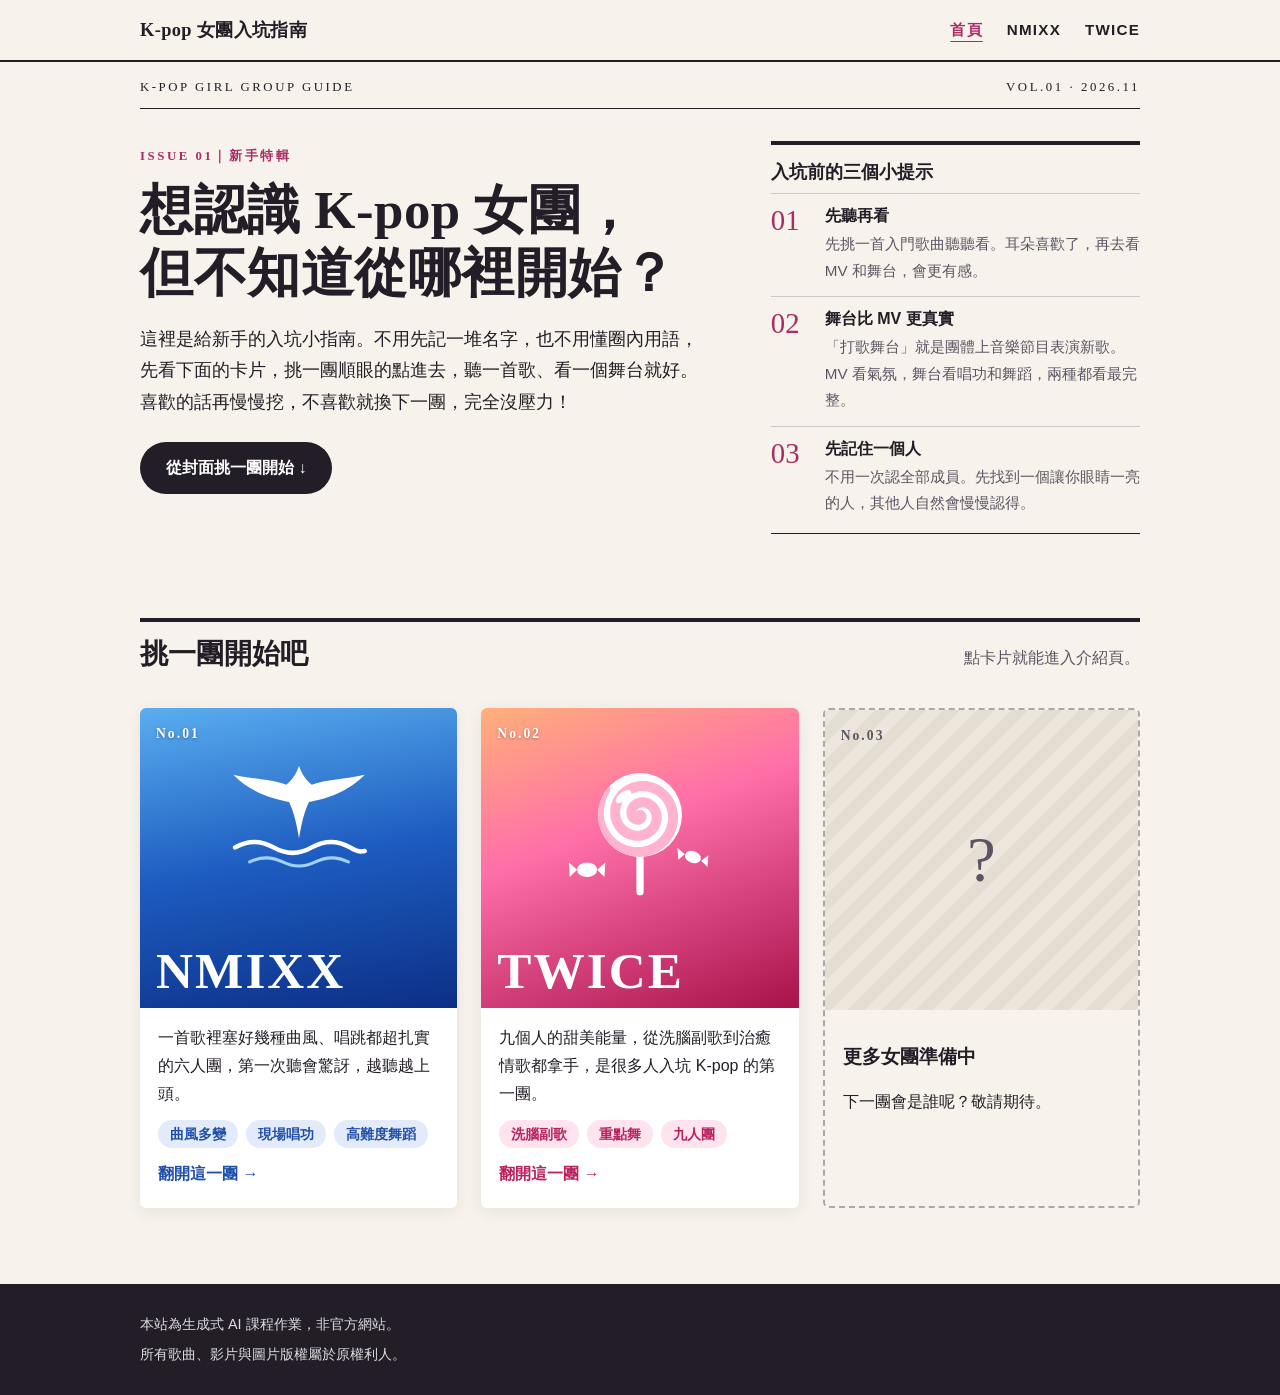
<file: index.html>
<!DOCTYPE html>
<html lang="zh-Hant" class="no-js">
<head>
  <meta charset="UTF-8">
  <meta name="viewport" content="width=device-width, initial-scale=1.0">
  <title>K-pop 女團入坑指南</title>
  <meta name="description" content="給 K-pop 新手的女團入坑小指南：一句話介紹、入門歌曲、推薦舞台、成員亮點。">
  <link rel="stylesheet" href="css/style.css">
</head>
<body>

  <!-- ===== 頁首與導覽列（全站共用） ===== -->
  <header class="site-header">
    <div class="container header-inner">
      <a class="site-title" href="index.html">K-pop 女團入坑指南</a>
      <button class="nav-toggle" aria-expanded="false" aria-controls="site-nav">選單 ☰</button>
      <nav class="site-nav" id="site-nav" aria-label="主選單">
        <ul>
          <li><a href="index.html" aria-current="page">首頁</a></li>
          <li><a href="groups/nmixx.html">NMIXX</a></li>
          <li><a href="groups/twice.html">TWICE</a></li>
        </ul>
      </nav>
    </div>
  </header>

  <main>
    <!-- ===== 雜誌首屏：刊頭＋大標題＋開場介紹＋編輯小提示 ===== -->
    <section class="mag-hero">
      <div class="container">
        <!-- 刊頭 -->
        <div class="masthead" aria-hidden="true">
          <span>K-POP GIRL GROUP GUIDE</span>
          <span>VOL.01 · 2026.11</span>
        </div>

        <div class="mag-hero-grid">
          <div>
            <span class="kicker">ISSUE 01｜新手特輯</span>
            <h1>想認識 K-pop 女團，<br>但不知道從哪裡開始？</h1>
            <p class="lead">
              這裡是給新手的入坑小指南。不用先記一堆名字，也不用懂圈內用語，
              先看下面的卡片，挑一團順眼的點進去，聽一首歌、看一個舞台就好。
              喜歡的話再慢慢挖，不喜歡就換下一團，完全沒壓力！
            </p>
            <a class="btn-start" href="#covers">從封面挑一團開始 ↓</a>
          </div>

          <!-- 編輯小提示（雜誌側欄） -->
          <aside class="editor-notes" aria-labelledby="tips-title">
            <h2 id="tips-title">入坑前的三個小提示</h2>
            <ol>
              <li>
                <span class="num">01</span>
                <h3>先聽再看</h3>
                <p>先挑一首入門歌曲聽聽看。耳朵喜歡了，再去看 MV 和舞台，會更有感。</p>
              </li>
              <li>
                <span class="num">02</span>
                <h3>舞台比 MV 更真實</h3>
                <p>「打歌舞台」就是團體上音樂節目表演新歌。MV 看氣氛，舞台看唱功和舞蹈，兩種都看最完整。</p>
              </li>
              <li>
                <span class="num">03</span>
                <h3>先記住一個人</h3>
                <p>不用一次認全部成員。先找到一個讓你眼睛一亮的人，其他人自然會慢慢認得。</p>
              </li>
            </ol>
          </aside>
        </div>
      </div>
    </section>

    <!-- ===== 本期封面（女團卡片列表） =====
         新增女團時：複製一張 cover-card，改 group-團名、期數、代表物圖、團名、一句話介紹、標籤、連結，
         放在「下期預告」卡之前 -->
    <section id="covers">
      <div class="container">
        <div class="covers-head">
          <h2>挑一團開始吧</h2>
          <p class="section-intro">點卡片就能進入介紹頁。</p>
        </div>

        <div class="covers-grid">

          <!-- No.01 NMIXX 封面卡 -->
          <a class="cover-card group-nmixx" href="groups/nmixx.html">
            <div class="cover-art">
              <span class="issue-no">No.01</span>
              <img class="cover-motif" src="images/nmixx/whale-tail-light.svg" alt="" aria-hidden="true">
              <span class="cover-name">NMIXX</span>
            </div>
            <div class="cover-text">
              <p>一首歌裡塞好幾種曲風、唱跳都超扎實的六人團，第一次聽會驚訝，越聽越上頭。</p>
              <ul class="tag-list">
                <li class="tag">曲風多變</li>
                <li class="tag">現場唱功</li>
                <li class="tag">高難度舞蹈</li>
              </ul>
              <span class="more">翻開這一團 →</span>
            </div>
          </a>

          <!-- No.02 TWICE 封面卡 -->
          <a class="cover-card group-twice" href="groups/twice.html">
            <div class="cover-art">
              <span class="issue-no">No.02</span>
              <img class="cover-motif" src="images/twice/lollipop-light.svg" alt="" aria-hidden="true">
              <span class="cover-name">TWICE</span>
            </div>
            <div class="cover-text">
              <p>九個人的甜美能量，從洗腦副歌到治癒情歌都拿手，是很多人入坑 K-pop 的第一團。</p>
              <ul class="tag-list">
                <li class="tag">洗腦副歌</li>
                <li class="tag">重點舞</li>
                <li class="tag">九人團</li>
              </ul>
              <span class="more">翻開這一團 →</span>
            </div>
          </a>

          <!-- 下期預告卡（永遠放在最後一格） -->
          <div class="cover-card coming-soon">
            <div class="cover-art">
              <span class="issue-no">No.03</span>
              <span class="cover-motif-text" aria-hidden="true">?</span>
            </div>
            <div class="cover-text">
              <h3>更多女團準備中</h3>
              <p>下一團會是誰呢？敬請期待。</p>
            </div>
          </div>

        </div>
      </div>
    </section>
  </main>

  <!-- ===== 頁尾（全站共用） ===== -->
  <footer class="site-footer">
    <div class="container">
      <p>本站為生成式 AI 課程作業，非官方網站。</p>
      <p>所有歌曲、影片與圖片版權屬於原權利人。</p>
    </div>
  </footer>

  <script src="js/main.js"></script>
</body>
</html>
</file>
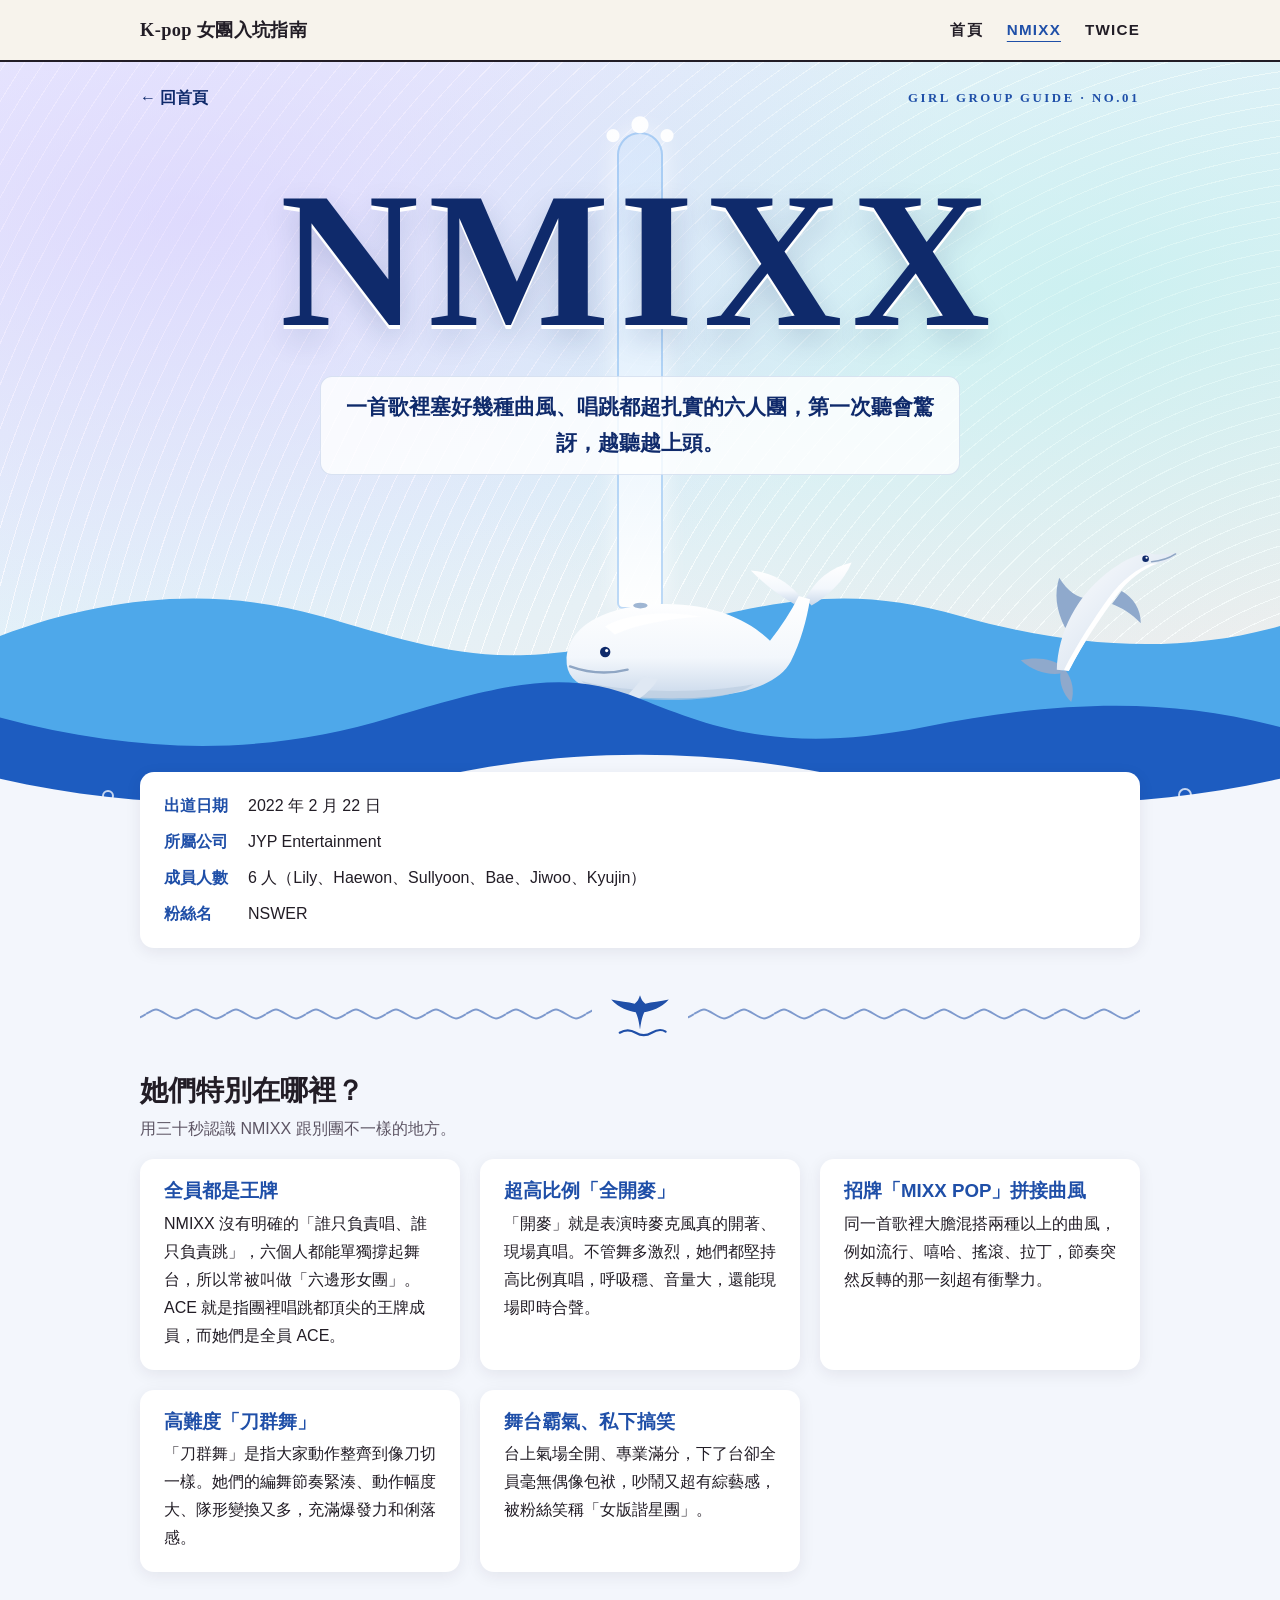
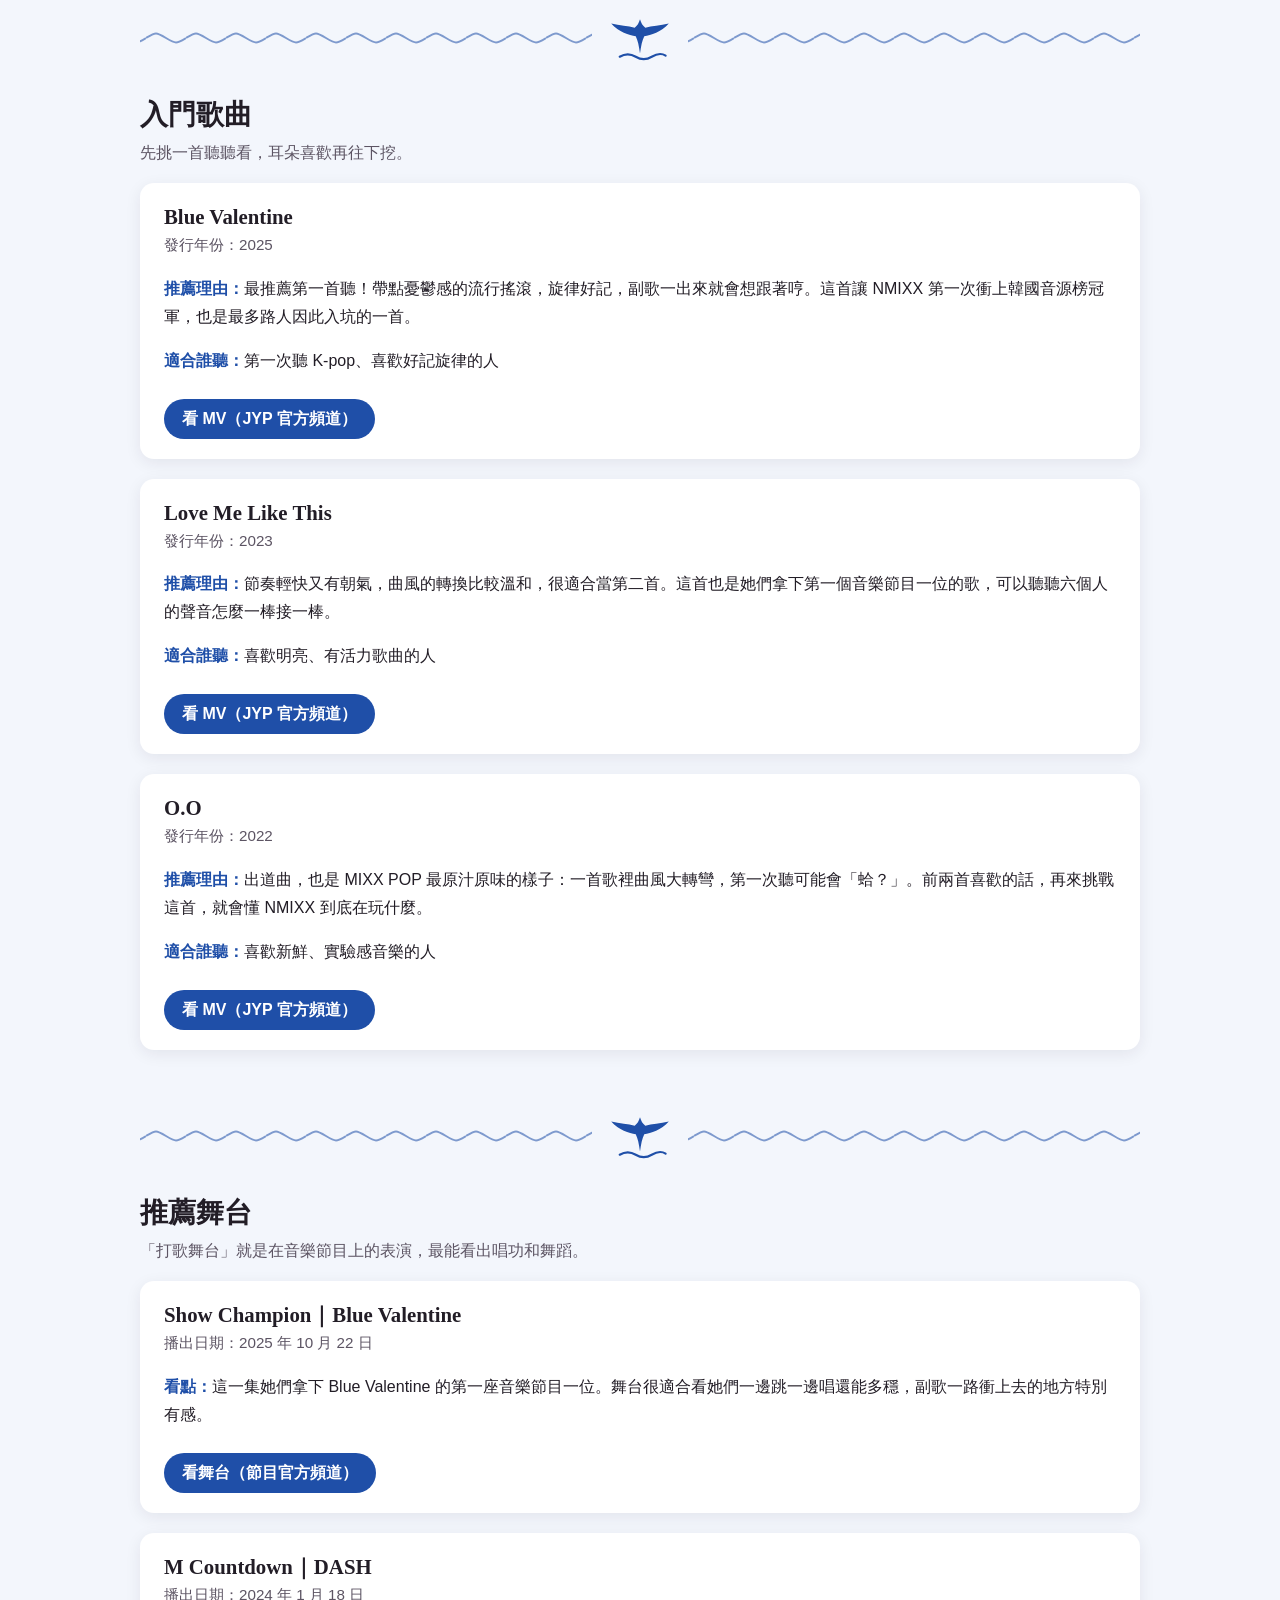
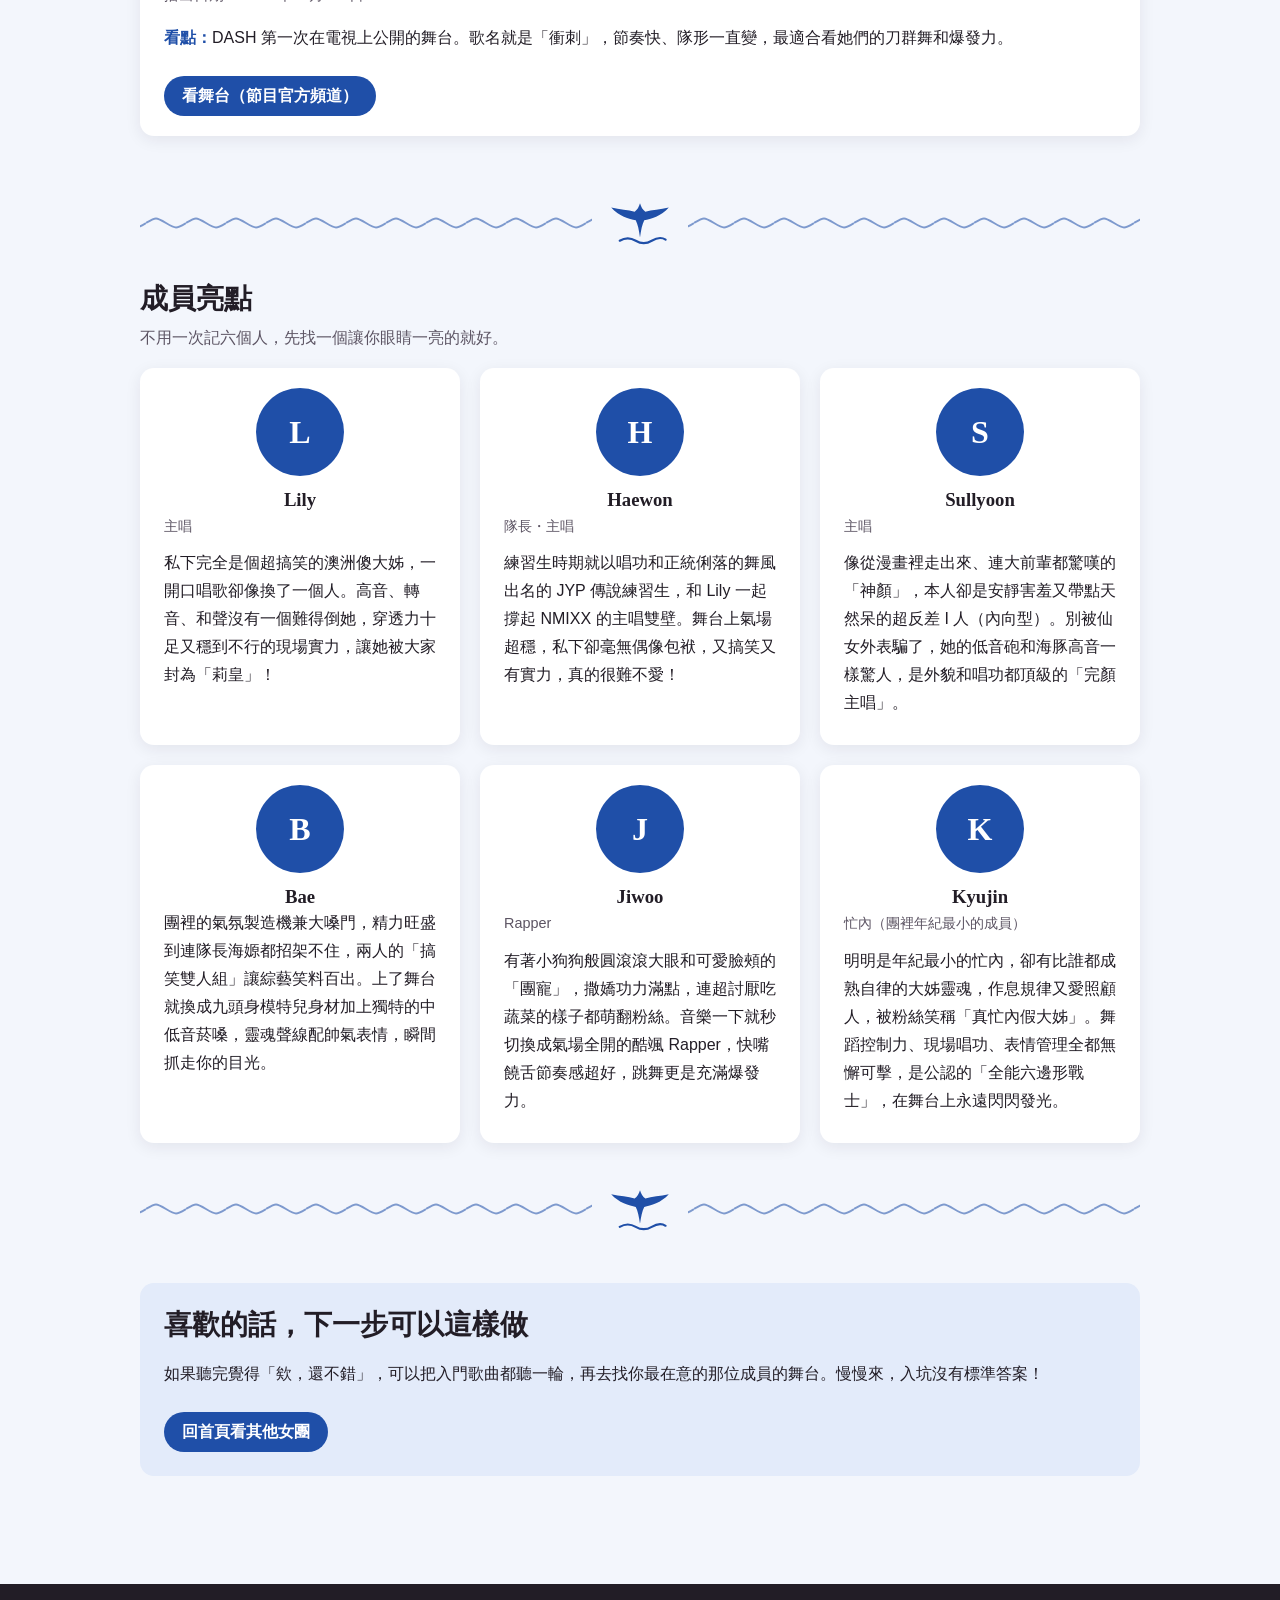
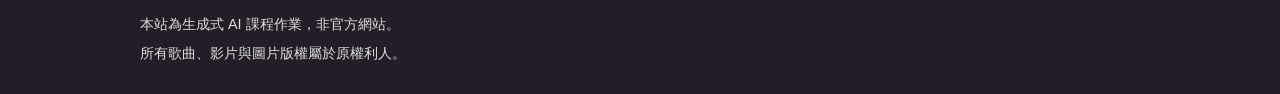
<file: groups/nmixx.html>
<!DOCTYPE html>
<html lang="zh-Hant" class="no-js">
<head>
  <meta charset="UTF-8">
  <meta name="viewport" content="width=device-width, initial-scale=1.0">
  <title>NMIXX 入坑指南｜K-pop 女團入坑指南</title>
  <meta name="description" content="NMIXX 新手入坑指南：一句話介紹、團體特色、入門歌曲、推薦舞台、成員亮點。">
  <!-- 這個檔案在 groups/ 資料夾裡，所以要用 ../ 回到上一層找 css -->
  <link rel="stylesheet" href="../css/style.css">
  <!-- NMIXX 專屬的首屏與裝飾樣式（所有選擇器都以 .group-nmixx 開頭） -->
  <link rel="stylesheet" href="../css/groups/nmixx.css">
</head>
<body class="group-nmixx">

  <!-- ===== 頁首與導覽列（和首頁一致） ===== -->
  <header class="site-header">
    <div class="container header-inner">
      <a class="site-title" href="../index.html">K-pop 女團入坑指南</a>
      <button class="nav-toggle" aria-expanded="false" aria-controls="site-nav">選單 ☰</button>
      <nav class="site-nav" id="site-nav" aria-label="主選單">
        <ul>
          <li><a href="../index.html">首頁</a></li>
          <li><a href="nmixx.html" aria-current="page">NMIXX</a></li>
          <li><a href="twice.html">TWICE</a></li>
        </ul>
      </nav>
    </div>
  </header>

  <main>
    <!-- ===== 區塊 1：基本資料＋一句話介紹 =====
         首屏是一張「海洋專輯封面」，依官方手燈的白色鯨魚與寶藍色水做原創詮釋。
         圖層由後到前：珠光粉彩背景 → 鯨魚噴出的水柱（穿過 NMIXX 大字後方）→ NMIXX 大字
         → 後層海浪 → 白色鯨魚與海豚（設計靈感）→ 前層海浪 -->
    <section class="ocean-hero" aria-labelledby="group-title">
      <!-- 背景的珠光與細線（純裝飾） -->
      <div class="ocean-light" aria-hidden="true"></div>

      <div class="container hero-inner">
        <div class="hero-topline">
          <a class="back-link" href="../index.html">← 回首頁</a>
          <span class="kicker">GIRL GROUP GUIDE · No.01</span>
        </div>

        <h1 id="group-title" class="wordmark">NMIXX</h1>

        <p class="one-liner">一首歌裡塞好幾種曲風、唱跳都超扎實的六人團，第一次聽會驚訝，越聽越上頭。</p>
      </div>

      <!-- 鯨魚噴出的水柱：從海面一路往上沖，經過 NMIXX 大字後方 -->
      <div class="water-column" aria-hidden="true"></div>

      <!-- 後層海浪（寶藍漩渦） -->
      <svg class="wave wave-back" viewBox="0 0 1440 200" preserveAspectRatio="none" aria-hidden="true">
        <path d="M0 90 C120 50 240 40 360 70 C480 100 560 130 720 90 C880 50 960 40 1080 70 C1200 100 1320 110 1440 80 L1440 200 L0 200 Z"/>
      </svg>
      <svg class="wave wave-mid" viewBox="0 0 1440 180" preserveAspectRatio="none" aria-hidden="true">
        <path d="M0 80 C160 120 300 120 440 80 C580 40 640 30 720 60 C800 90 880 120 1040 90 C1200 60 1320 60 1440 90 L1440 180 L0 180 Z"/>
      </svg>

      <!-- 浮在浪頭上、尾巴翹起的白色鯨魚（官方手燈象徵） -->
      <img class="hero-whale" src="../images/nmixx/whale.svg" alt="" aria-hidden="true">
      <!-- 躍出水面的海豚（設計靈感） -->
      <img class="hero-dolphin" src="../images/nmixx/dolphin.svg" alt="" aria-hidden="true">
      <div class="bubbles" aria-hidden="true">
        <span></span><span></span><span></span><span></span><span></span><span></span>
      </div>

      <!-- 前層海浪：顏色和下方內容的底色接起來 -->
      <svg class="wave wave-front" viewBox="0 0 1440 120" preserveAspectRatio="none" aria-hidden="true">
        <path d="M0 50 C160 85 320 85 480 50 C640 15 800 15 960 50 C1120 85 1280 85 1440 50 L1440 120 L0 120 Z"/>
      </svg>
    </section>

    <!-- 基本資料卡：緊接在首屏下方，往上疊在海浪上 -->
    <section class="profile-section">
      <div class="container">
        <div class="card profile">
          <dl>
            <dt>出道日期</dt>
            <dd>2022 年 2 月 22 日</dd>
            <dt>所屬公司</dt>
            <dd>JYP Entertainment</dd>
            <dt>成員人數</dt>
            <dd>6 人（Lily、Haewon、Sullyoon、Bae、Jiwoo、Kyujin）</dd>
            <dt>粉絲名</dt>
            <dd>NSWER</dd>
          </dl>
        </div>
      </div>
    </section>

    <!-- 段落分隔：鯨尾＋水波線 -->
    <div class="section-divider" aria-hidden="true"><img src="../images/nmixx/whale-tail.svg" alt=""></div>

    <!-- ===== 區塊 2：團體特色 ===== -->
    <section>
      <div class="container">
        <h2>她們特別在哪裡？</h2>
        <p class="section-intro">用三十秒認識 NMIXX 跟別團不一樣的地方。</p>
        <!-- 團體特色依作者指定為 5 點 -->
        <div class="grid">
          <div class="card feature">
            <h3>全員都是王牌</h3>
            <p>NMIXX 沒有明確的「誰只負責唱、誰只負責跳」，六個人都能單獨撐起舞台，所以常被叫做「六邊形女團」。ACE 就是指團裡唱跳都頂尖的王牌成員，而她們是全員 ACE。</p>
          </div>
          <div class="card feature">
            <h3>超高比例「全開麥」</h3>
            <p>「開麥」就是表演時麥克風真的開著、現場真唱。不管舞多激烈，她們都堅持高比例真唱，呼吸穩、音量大，還能現場即時合聲。</p>
          </div>
          <div class="card feature">
            <h3>招牌「MIXX POP」拼接曲風</h3>
            <p>同一首歌裡大膽混搭兩種以上的曲風，例如流行、嘻哈、搖滾、拉丁，節奏突然反轉的那一刻超有衝擊力。</p>
          </div>
          <div class="card feature">
            <h3>高難度「刀群舞」</h3>
            <p>「刀群舞」是指大家動作整齊到像刀切一樣。她們的編舞節奏緊湊、動作幅度大、隊形變換又多，充滿爆發力和俐落感。</p>
          </div>
          <div class="card feature">
            <h3>舞台霸氣、私下搞笑</h3>
            <p>台上氣場全開、專業滿分，下了台卻全員毫無偶像包袱，吵鬧又超有綜藝感，被粉絲笑稱「女版諧星團」。</p>
          </div>
        </div>
      </div>
    </section>

    <!-- 段落分隔：鯨尾＋水波線 -->
    <div class="section-divider" aria-hidden="true"><img src="../images/nmixx/whale-tail.svg" alt=""></div>

    <!-- ===== 區塊 3：入門歌曲 =====
         正式版：3 首（CLAUDE.md 規定 3–5 首），影片皆為 JYP 官方頻道。
         新增歌曲時，複製整個 <article class="card pick"> 區塊 -->
    <section>
      <div class="container">
        <h2>入門歌曲</h2>
        <p class="section-intro">先挑一首聽聽看，耳朵喜歡再往下挖。</p>

        <article class="card pick">
          <h3>Blue Valentine</h3>
          <p class="meta">發行年份：2025</p>
          <p><span class="label">推薦理由：</span>最推薦第一首聽！帶點憂鬱感的流行搖滾，旋律好記，副歌一出來就會想跟著哼。這首讓 NMIXX 第一次衝上韓國音源榜冠軍，也是最多路人因此入坑的一首。</p>
          <p><span class="label">適合誰聽：</span>第一次聽 K-pop、喜歡好記旋律的人</p>
          <a class="btn" href="https://www.youtube.com/watch?v=EmeW6li6bbo" target="_blank" rel="noopener">看 MV（JYP 官方頻道）</a>
        </article>

        <article class="card pick">
          <h3>Love Me Like This</h3>
          <p class="meta">發行年份：2023</p>
          <p><span class="label">推薦理由：</span>節奏輕快又有朝氣，曲風的轉換比較溫和，很適合當第二首。這首也是她們拿下第一個音樂節目一位的歌，可以聽聽六個人的聲音怎麼一棒接一棒。</p>
          <p><span class="label">適合誰聽：</span>喜歡明亮、有活力歌曲的人</p>
          <a class="btn" href="https://www.youtube.com/watch?v=EDnwWcFpObo" target="_blank" rel="noopener">看 MV（JYP 官方頻道）</a>
        </article>

        <article class="card pick">
          <h3>O.O</h3>
          <p class="meta">發行年份：2022</p>
          <p><span class="label">推薦理由：</span>出道曲，也是 MIXX POP 最原汁原味的樣子：一首歌裡曲風大轉彎，第一次聽可能會「蛤？」。前兩首喜歡的話，再來挑戰這首，就會懂 NMIXX 到底在玩什麼。</p>
          <p><span class="label">適合誰聽：</span>喜歡新鮮、實驗感音樂的人</p>
          <a class="btn" href="https://www.youtube.com/watch?v=3GWscde8rM8" target="_blank" rel="noopener">看 MV（JYP 官方頻道）</a>
        </article>
      </div>
    </section>

    <!-- 段落分隔：鯨尾＋水波線 -->
    <div class="section-divider" aria-hidden="true"><img src="../images/nmixx/whale-tail.svg" alt=""></div>

    <!-- ===== 區塊 4：推薦舞台 =====
         正式版：2 個（CLAUDE.md 規定 2–4 個），影片皆為節目官方頻道 -->
    <section>
      <div class="container">
        <h2>推薦舞台</h2>
        <p class="section-intro">「打歌舞台」就是在音樂節目上的表演，最能看出唱功和舞蹈。</p>

        <article class="card pick">
          <h3>Show Champion｜Blue Valentine</h3>
          <p class="meta">播出日期：2025 年 10 月 22 日</p>
          <p><span class="label">看點：</span>這一集她們拿下 Blue Valentine 的第一座音樂節目一位。舞台很適合看她們一邊跳一邊唱還能多穩，副歌一路衝上去的地方特別有感。</p>
          <a class="btn" href="https://www.youtube.com/watch?v=1QH321DFpo0" target="_blank" rel="noopener">看舞台（節目官方頻道）</a>
        </article>

        <article class="card pick">
          <h3>M Countdown｜DASH</h3>
          <p class="meta">播出日期：2024 年 1 月 18 日</p>
          <p><span class="label">看點：</span>DASH 第一次在電視上公開的舞台。歌名就是「衝刺」，節奏快、隊形一直變，最適合看她們的刀群舞和爆發力。</p>
          <a class="btn" href="https://www.youtube.com/watch?v=7T0Y1jU03GA" target="_blank" rel="noopener">看舞台（節目官方頻道）</a>
        </article>
      </div>
    </section>

    <!-- 段落分隔：鯨尾＋水波線 -->
    <div class="section-divider" aria-hidden="true"><img src="../images/nmixx/whale-tail.svg" alt=""></div>

    <!-- ===== 區塊 5：成員亮點 =====
         藝名、亮點介紹必填；擔當／位置、代表片段選填。
         亮點內容整理自作者提供的心得 -->
    <section>
      <div class="container">
        <h2>成員亮點</h2>
        <p class="section-intro">不用一次記六個人，先找一個讓你眼睛一亮的就好。</p>
        <div class="grid">

          <article class="card member">
            <div class="avatar" aria-hidden="true">L</div>
            <h3>Lily</h3>
            <p class="position">主唱</p>
            <p>私下完全是個超搞笑的澳洲傻大姊，一開口唱歌卻像換了一個人。高音、轉音、和聲沒有一個難得倒她，穿透力十足又穩到不行的現場實力，讓她被大家封為「莉皇」！</p>
          </article>

          <article class="card member">
            <div class="avatar" aria-hidden="true">H</div>
            <h3>Haewon</h3>
            <p class="position">隊長・主唱</p>
            <p>練習生時期就以唱功和正統俐落的舞風出名的 JYP 傳說練習生，和 Lily 一起撐起 NMIXX 的主唱雙壁。舞台上氣場超穩，私下卻毫無偶像包袱，又搞笑又有實力，真的很難不愛！</p>
          </article>

          <article class="card member">
            <div class="avatar" aria-hidden="true">S</div>
            <h3>Sullyoon</h3>
            <p class="position">主唱</p>
            <p>像從漫畫裡走出來、連大前輩都驚嘆的「神顏」，本人卻是安靜害羞又帶點天然呆的超反差 I 人（內向型）。別被仙女外表騙了，她的低音砲和海豚高音一樣驚人，是外貌和唱功都頂級的「完顏主唱」。</p>
          </article>

          <article class="card member">
            <div class="avatar" aria-hidden="true">B</div>
            <h3>Bae</h3>
            <p>團裡的氣氛製造機兼大嗓門，精力旺盛到連隊長海嫄都招架不住，兩人的「搞笑雙人組」讓綜藝笑料百出。上了舞台就換成九頭身模特兒身材加上獨特的中低音菸嗓，靈魂聲線配帥氣表情，瞬間抓走你的目光。</p>
          </article>

          <article class="card member">
            <div class="avatar" aria-hidden="true">J</div>
            <h3>Jiwoo</h3>
            <p class="position">Rapper</p>
            <p>有著小狗狗般圓滾滾大眼和可愛臉頰的「團寵」，撒嬌功力滿點，連超討厭吃蔬菜的樣子都萌翻粉絲。音樂一下就秒切換成氣場全開的酷颯 Rapper，快嘴饒舌節奏感超好，跳舞更是充滿爆發力。</p>
          </article>

          <article class="card member">
            <div class="avatar" aria-hidden="true">K</div>
            <h3>Kyujin</h3>
            <p class="position">忙內（團裡年紀最小的成員）</p>
            <p>明明是年紀最小的忙內，卻有比誰都成熟自律的大姊靈魂，作息規律又愛照顧人，被粉絲笑稱「真忙內假大姊」。舞蹈控制力、現場唱功、表情管理全都無懈可擊，是公認的「全能六邊形戰士」，在舞台上永遠閃閃發光。</p>
          </article>

        </div>
      </div>
    </section>

    <!-- 段落分隔：鯨尾＋水波線 -->
    <div class="section-divider" aria-hidden="true"><img src="../images/nmixx/whale-tail.svg" alt=""></div>

    <!-- ===== 區塊 6：下一步去哪裡 ===== -->
    <section>
      <div class="container">
        <div class="next-step">
          <h2>喜歡的話，下一步可以這樣做</h2>
          <p>如果聽完覺得「欸，還不錯」，可以把入門歌曲都聽一輪，再去找你最在意的那位成員的舞台。慢慢來，入坑沒有標準答案！</p>
          <a class="btn" href="../index.html">回首頁看其他女團</a>
        </div>
      </div>
    </section>
  </main>

  <!-- ===== 頁尾（和首頁一致） ===== -->
  <footer class="site-footer">
    <div class="container">
      <p>本站為生成式 AI 課程作業，非官方網站。</p>
      <p>所有歌曲、影片與圖片版權屬於原權利人。</p>
    </div>
  </footer>

  <script src="../js/main.js"></script>
</body>
</html>
</file>
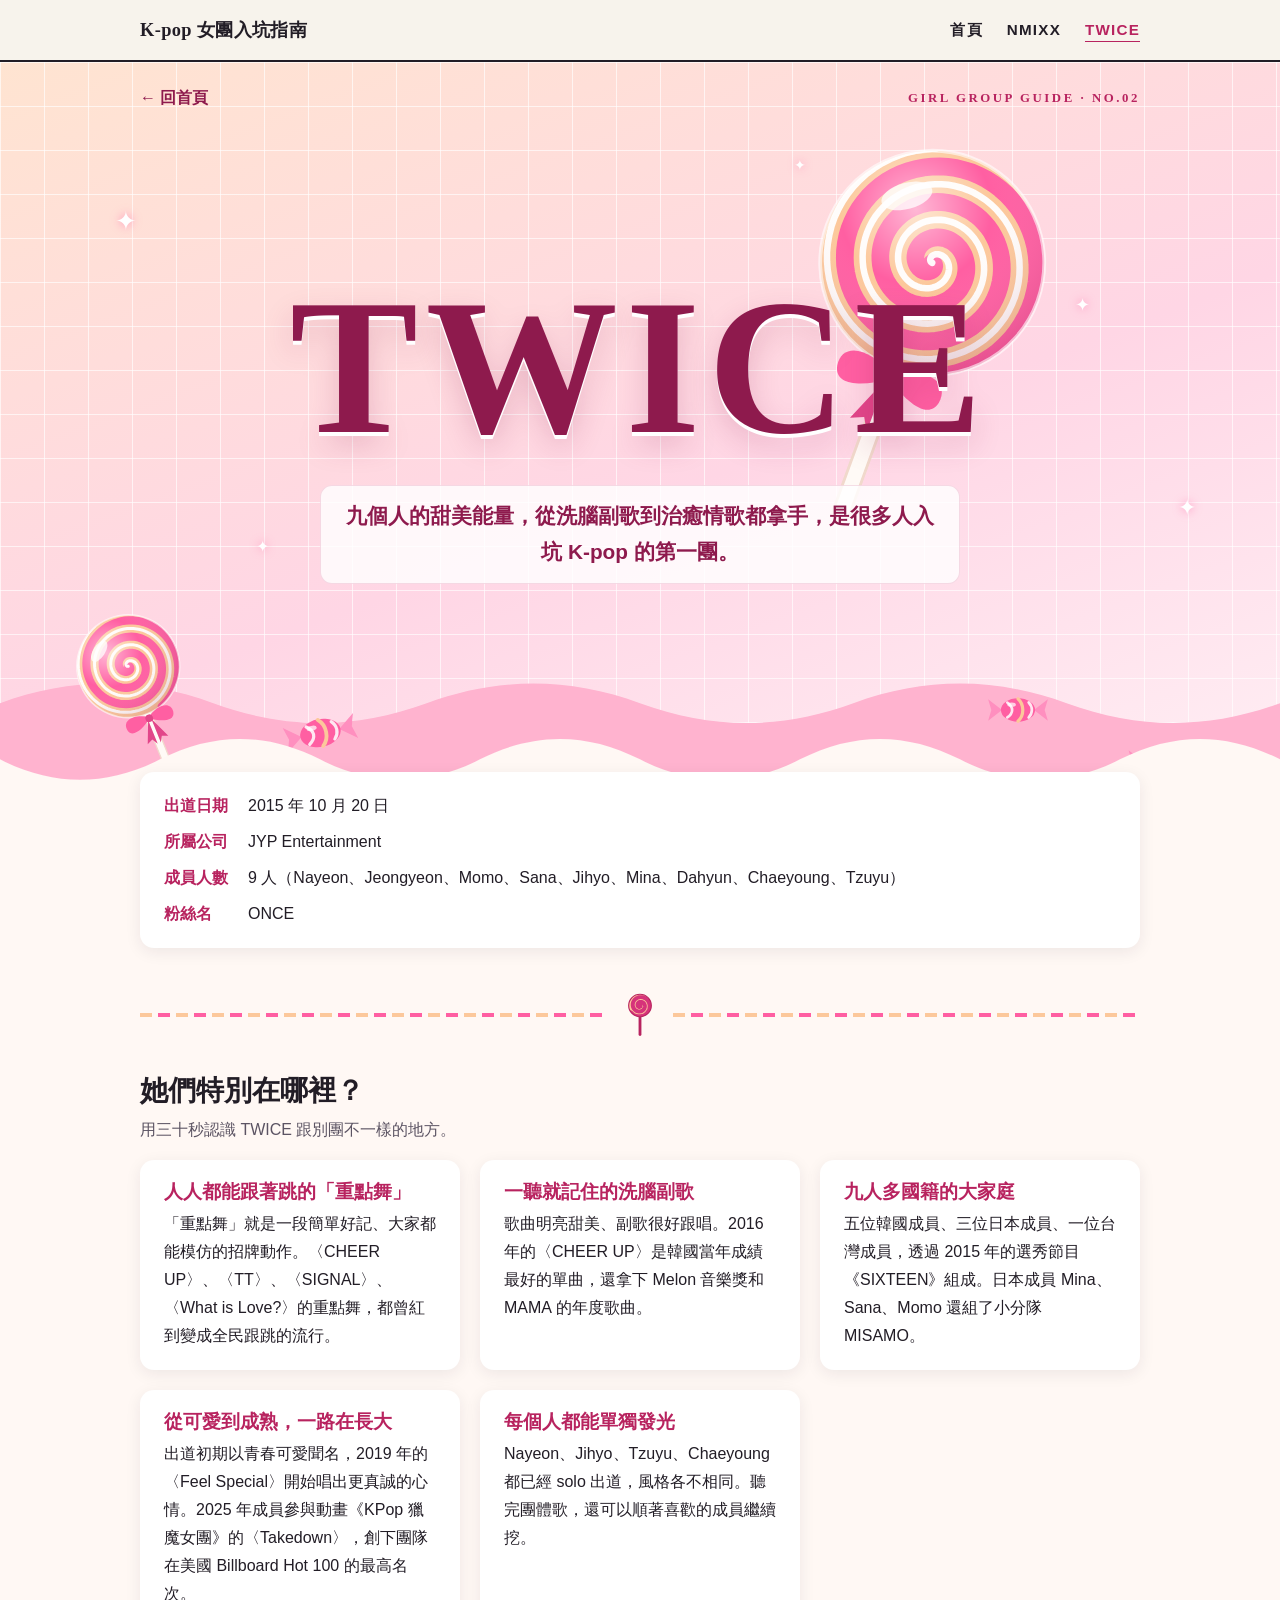
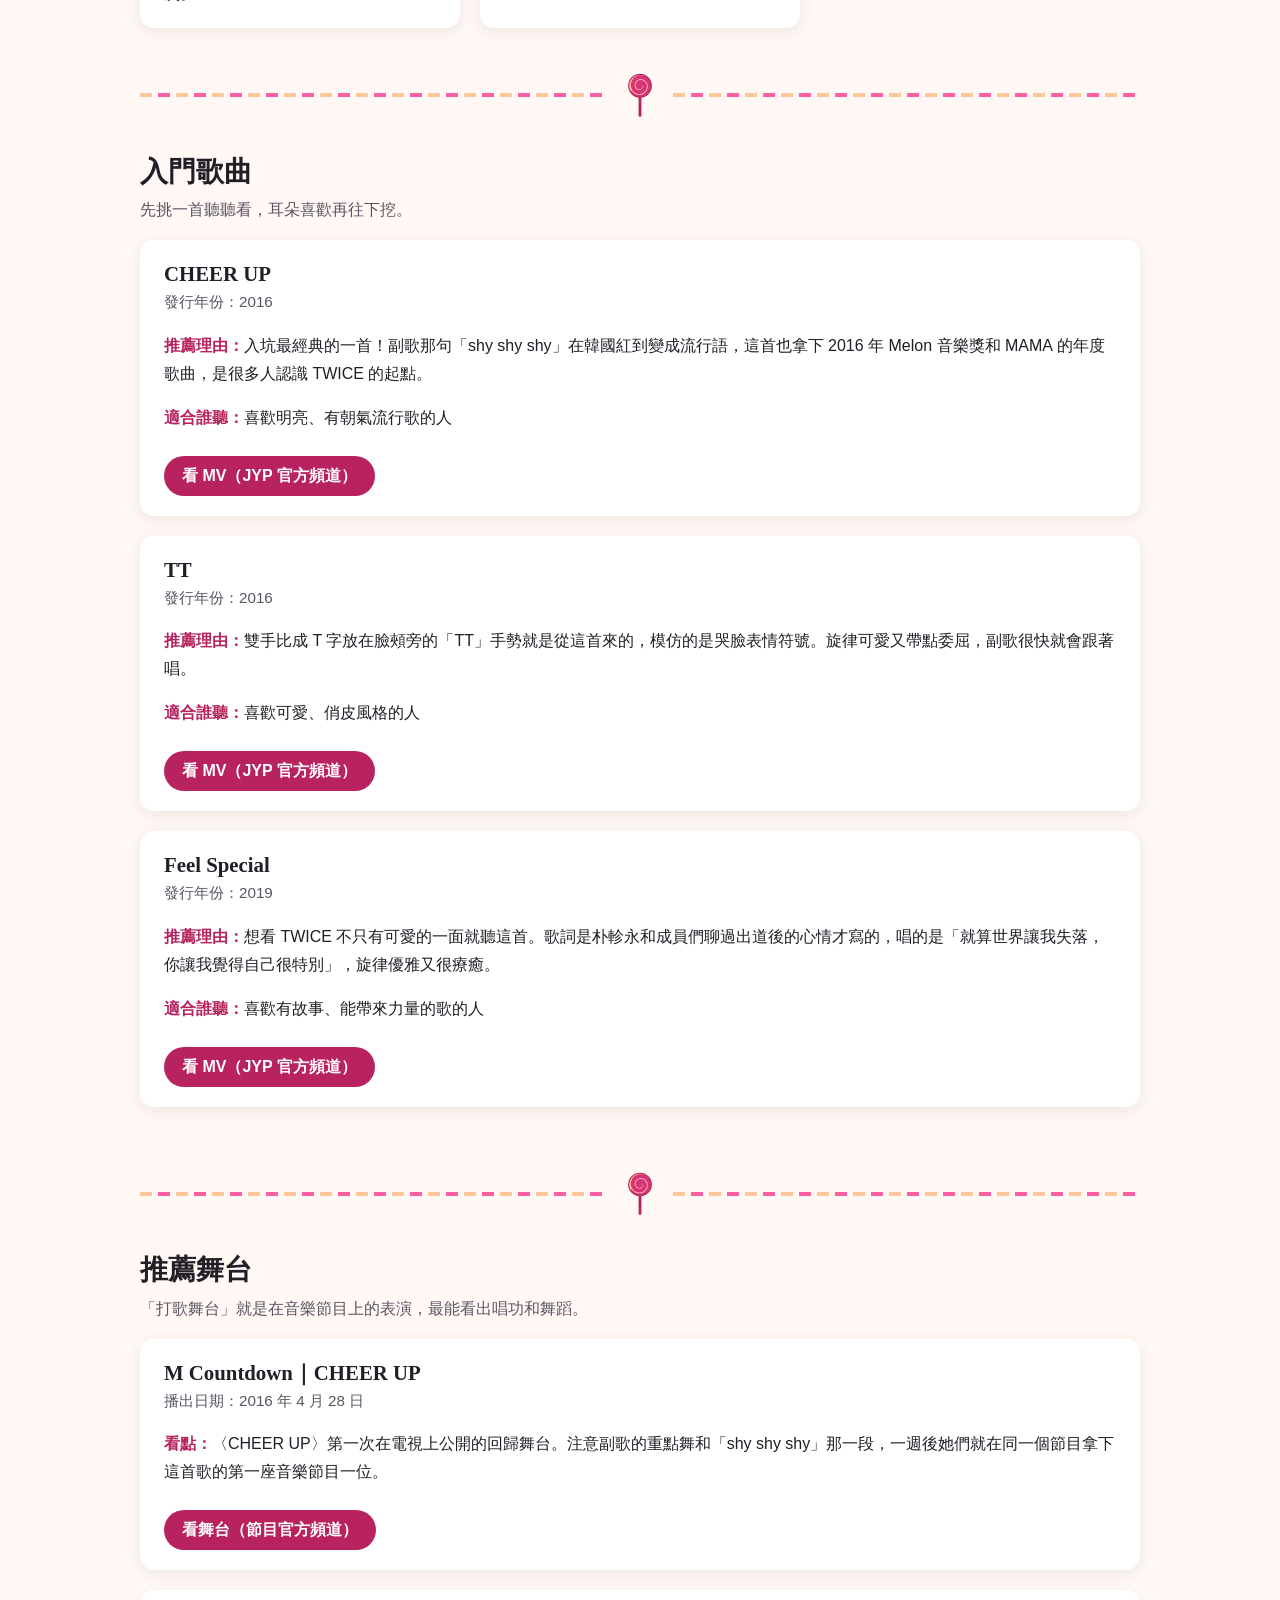
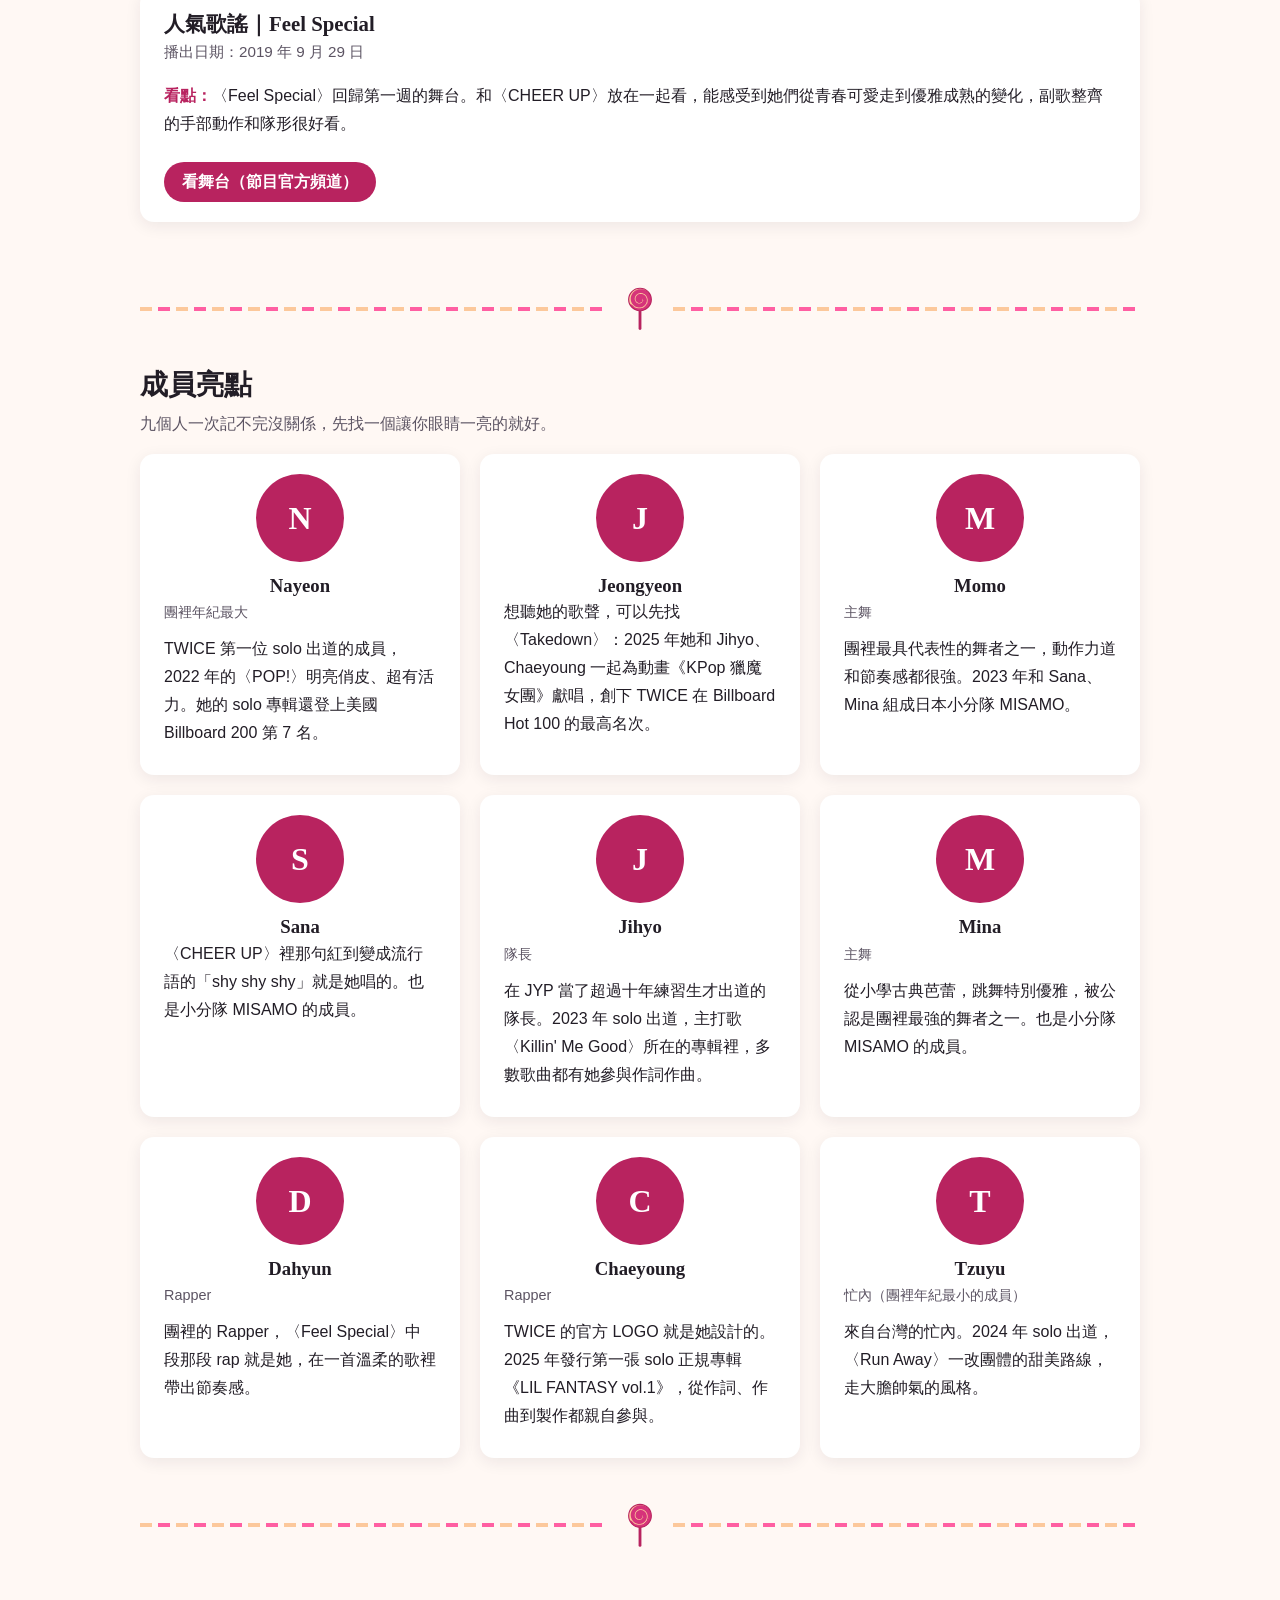
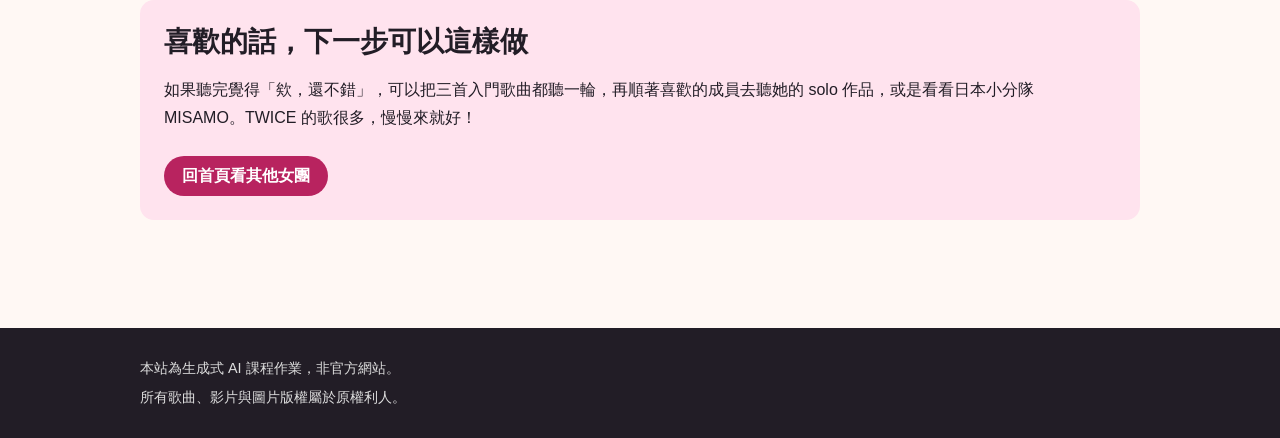
<file: groups/twice.html>
<!DOCTYPE html>
<html lang="zh-Hant" class="no-js">
<head>
  <meta charset="UTF-8">
  <meta name="viewport" content="width=device-width, initial-scale=1.0">
  <title>TWICE 入坑指南｜K-pop 女團入坑指南</title>
  <meta name="description" content="TWICE 新手入坑指南：一句話介紹、團體特色、入門歌曲、推薦舞台、成員亮點。">
  <!-- 這個檔案在 groups/ 資料夾裡，所以要用 ../ 回到上一層找 css -->
  <link rel="stylesheet" href="../css/style.css">
  <!-- TWICE 專屬的首屏與裝飾樣式（所有選擇器都以 .group-twice 開頭） -->
  <link rel="stylesheet" href="../css/groups/twice.css">
</head>
<body class="group-twice">

  <!-- ===== 頁首與導覽列（和首頁一致） ===== -->
  <header class="site-header">
    <div class="container header-inner">
      <a class="site-title" href="../index.html">K-pop 女團入坑指南</a>
      <button class="nav-toggle" aria-expanded="false" aria-controls="site-nav">選單 ☰</button>
      <nav class="site-nav" id="site-nav" aria-label="主選單">
        <ul>
          <li><a href="../index.html">首頁</a></li>
          <li><a href="nmixx.html">NMIXX</a></li>
          <li><a href="twice.html" aria-current="page">TWICE</a></li>
        </ul>
      </nav>
    </div>
  </header>

  <main>
    <!-- ===== 區塊 1：基本資料＋一句話介紹 =====
         首屏是一張「糖果專輯封面」，設計靈感取自官方手燈 Candy Bong 的棒棒糖造型與官方雙色。
         圖層由後到前：蜜桃粉漸層＋細格線 → 大棒棒糖（穿插在 TWICE 大字後方）→ TWICE 大字
         → 粉色糖霜波浪 → 小棒棒糖與糖果 → 前層糖霜邊緣 -->
    <section class="candy-hero" aria-labelledby="group-title">
      <!-- 背景細格線（呼應官方手燈海報的格線背景，純裝飾） -->
      <div class="candy-grid" aria-hidden="true"></div>
      <div class="sparkles" aria-hidden="true"><span>✦</span><span>✦</span><span>✦</span><span>✦</span><span>✦</span></div>

      <div class="container hero-inner">
        <div class="hero-topline">
          <a class="back-link" href="../index.html">← 回首頁</a>
          <span class="kicker">GIRL GROUP GUIDE · No.02</span>
        </div>

        <!-- 大棒棒糖斜放在團名大字後方：糖球從字的右上角露出來，棒子從字的下緣穿出 -->
        <div class="wordmark-wrap">
          <img class="hero-lollipop" src="../images/twice/lollipop.svg" alt="" aria-hidden="true">
          <h1 id="group-title" class="wordmark">TWICE</h1>
        </div>

        <p class="one-liner">九個人的甜美能量，從洗腦副歌到治癒情歌都拿手，是很多人入坑 K-pop 的第一團。</p>
      </div>

      <!-- 後層：粉色糖霜波浪 -->
      <svg class="frosting frosting-back" viewBox="0 0 1440 160" preserveAspectRatio="none" aria-hidden="true">
        <path d="M0 70 C80 40 160 40 240 70 C320 100 400 100 480 70 C560 40 640 40 720 70 C800 100 880 100 960 70 C1040 40 1120 40 1200 70 C1280 100 1360 100 1440 70 L1440 160 L0 160 Z"/>
      </svg>

      <!-- 前景：反方向斜放的小棒棒糖與包裝紙糖果 -->
      <img class="hero-lollipop-small" src="../images/twice/lollipop.svg" alt="" aria-hidden="true">
      <img class="hero-candy candy-1" src="../images/twice/candy.svg" alt="" aria-hidden="true">
      <img class="hero-candy candy-2" src="../images/twice/candy.svg" alt="" aria-hidden="true">
      <img class="hero-candy candy-3" src="../images/twice/candy.svg" alt="" aria-hidden="true">

      <!-- 前層糖霜邊緣：顏色和下方內容的底色接起來 -->
      <svg class="frosting frosting-front" viewBox="0 0 1440 110" preserveAspectRatio="none" aria-hidden="true">
        <path d="M0 40 C60 70 120 70 180 40 C240 10 300 10 360 40 C420 70 480 70 540 40 C600 10 660 10 720 40 C780 70 840 70 900 40 C960 10 1020 10 1080 40 C1140 70 1200 70 1260 40 C1320 10 1380 10 1440 40 L1440 110 L0 110 Z"/>
      </svg>
    </section>

    <!-- 基本資料卡：緊接在首屏下方，往上疊在糖霜邊緣上 -->
    <section class="profile-section">
      <div class="container">
        <div class="card profile">
          <dl>
            <dt>出道日期</dt>
            <dd>2015 年 10 月 20 日</dd>
            <dt>所屬公司</dt>
            <dd>JYP Entertainment</dd>
            <dt>成員人數</dt>
            <dd>9 人（Nayeon、Jeongyeon、Momo、Sana、Jihyo、Mina、Dahyun、Chaeyoung、Tzuyu）</dd>
            <dt>粉絲名</dt>
            <dd>ONCE</dd>
          </dl>
        </div>
      </div>
    </section>

    <!-- 段落分隔：迷你棒棒糖＋雙色虛線 -->
    <div class="section-divider" aria-hidden="true"><img src="../images/twice/lollipop-mini.svg" alt=""></div>

    <!-- ===== 區塊 2：團體特色 ===== -->
    <section>
      <div class="container">
        <h2>她們特別在哪裡？</h2>
        <p class="section-intro">用三十秒認識 TWICE 跟別團不一樣的地方。</p>
        <div class="grid">
          <div class="card feature">
            <h3>人人都能跟著跳的「重點舞」</h3>
            <p>「重點舞」就是一段簡單好記、大家都能模仿的招牌動作。〈CHEER UP〉、〈TT〉、〈SIGNAL〉、〈What is Love?〉的重點舞，都曾紅到變成全民跟跳的流行。</p>
          </div>
          <div class="card feature">
            <h3>一聽就記住的洗腦副歌</h3>
            <p>歌曲明亮甜美、副歌很好跟唱。2016 年的〈CHEER UP〉是韓國當年成績最好的單曲，還拿下 Melon 音樂獎和 MAMA 的年度歌曲。</p>
          </div>
          <div class="card feature">
            <h3>九人多國籍的大家庭</h3>
            <p>五位韓國成員、三位日本成員、一位台灣成員，透過 2015 年的選秀節目《SIXTEEN》組成。日本成員 Mina、Sana、Momo 還組了小分隊 MISAMO。</p>
          </div>
          <div class="card feature">
            <h3>從可愛到成熟，一路在長大</h3>
            <p>出道初期以青春可愛聞名，2019 年的〈Feel Special〉開始唱出更真誠的心情。2025 年成員參與動畫《KPop 獵魔女團》的〈Takedown〉，創下團隊在美國 Billboard Hot 100 的最高名次。</p>
          </div>
          <div class="card feature">
            <h3>每個人都能單獨發光</h3>
            <p>Nayeon、Jihyo、Tzuyu、Chaeyoung 都已經 solo 出道，風格各不相同。聽完團體歌，還可以順著喜歡的成員繼續挖。</p>
          </div>
        </div>
      </div>
    </section>

    <div class="section-divider" aria-hidden="true"><img src="../images/twice/lollipop-mini.svg" alt=""></div>

    <!-- ===== 區塊 3：入門歌曲 =====
         正式版：3 首（CLAUDE.md 規定 3–5 首），影片皆為 JYP 官方頻道。
         新增歌曲時，複製整個 <article class="card pick"> 區塊 -->
    <section>
      <div class="container">
        <h2>入門歌曲</h2>
        <p class="section-intro">先挑一首聽聽看，耳朵喜歡再往下挖。</p>

        <article class="card pick">
          <h3>CHEER UP</h3>
          <p class="meta">發行年份：2016</p>
          <p><span class="label">推薦理由：</span>入坑最經典的一首！副歌那句「shy shy shy」在韓國紅到變成流行語，這首也拿下 2016 年 Melon 音樂獎和 MAMA 的年度歌曲，是很多人認識 TWICE 的起點。</p>
          <p><span class="label">適合誰聽：</span>喜歡明亮、有朝氣流行歌的人</p>
          <a class="btn" href="https://www.youtube.com/watch?v=c7rCyll5AeY" target="_blank" rel="noopener">看 MV（JYP 官方頻道）</a>
        </article>

        <article class="card pick">
          <h3>TT</h3>
          <p class="meta">發行年份：2016</p>
          <p><span class="label">推薦理由：</span>雙手比成 T 字放在臉頰旁的「TT」手勢就是從這首來的，模仿的是哭臉表情符號。旋律可愛又帶點委屈，副歌很快就會跟著唱。</p>
          <p><span class="label">適合誰聽：</span>喜歡可愛、俏皮風格的人</p>
          <a class="btn" href="https://www.youtube.com/watch?v=ePpPVE-GGJw" target="_blank" rel="noopener">看 MV（JYP 官方頻道）</a>
        </article>

        <article class="card pick">
          <h3>Feel Special</h3>
          <p class="meta">發行年份：2019</p>
          <p><span class="label">推薦理由：</span>想看 TWICE 不只有可愛的一面就聽這首。歌詞是朴軫永和成員們聊過出道後的心情才寫的，唱的是「就算世界讓我失落，你讓我覺得自己很特別」，旋律優雅又很療癒。</p>
          <p><span class="label">適合誰聽：</span>喜歡有故事、能帶來力量的歌的人</p>
          <a class="btn" href="https://www.youtube.com/watch?v=3ymwOvzhwHs" target="_blank" rel="noopener">看 MV（JYP 官方頻道）</a>
        </article>
      </div>
    </section>

    <div class="section-divider" aria-hidden="true"><img src="../images/twice/lollipop-mini.svg" alt=""></div>

    <!-- ===== 區塊 4：推薦舞台 =====
         正式版：2 個（CLAUDE.md 規定 2–4 個），影片皆為節目官方頻道 -->
    <section>
      <div class="container">
        <h2>推薦舞台</h2>
        <p class="section-intro">「打歌舞台」就是在音樂節目上的表演，最能看出唱功和舞蹈。</p>

        <article class="card pick">
          <h3>M Countdown｜CHEER UP</h3>
          <p class="meta">播出日期：2016 年 4 月 28 日</p>
          <p><span class="label">看點：</span>〈CHEER UP〉第一次在電視上公開的回歸舞台。注意副歌的重點舞和「shy shy shy」那一段，一週後她們就在同一個節目拿下這首歌的第一座音樂節目一位。</p>
          <a class="btn" href="https://www.youtube.com/watch?v=1Kg4yomNEgs" target="_blank" rel="noopener">看舞台（節目官方頻道）</a>
        </article>

        <article class="card pick">
          <h3>人氣歌謠｜Feel Special</h3>
          <p class="meta">播出日期：2019 年 9 月 29 日</p>
          <p><span class="label">看點：</span>〈Feel Special〉回歸第一週的舞台。和〈CHEER UP〉放在一起看，能感受到她們從青春可愛走到優雅成熟的變化，副歌整齊的手部動作和隊形很好看。</p>
          <a class="btn" href="https://www.youtube.com/watch?v=spy6VkgrEFM" target="_blank" rel="noopener">看舞台（節目官方頻道）</a>
        </article>
      </div>
    </section>

    <div class="section-divider" aria-hidden="true"><img src="../images/twice/lollipop-mini.svg" alt=""></div>

    <!-- ===== 區塊 5：成員亮點 =====
         藝名、亮點介紹必填；擔當／位置、代表片段選填。
         亮點內容依可查證的公開表演與作品撰寫 -->
    <section>
      <div class="container">
        <h2>成員亮點</h2>
        <p class="section-intro">九個人一次記不完沒關係，先找一個讓你眼睛一亮的就好。</p>
        <div class="grid">

          <article class="card member">
            <div class="avatar" aria-hidden="true">N</div>
            <h3>Nayeon</h3>
            <p class="position">團裡年紀最大</p>
            <p>TWICE 第一位 solo 出道的成員，2022 年的〈POP!〉明亮俏皮、超有活力。她的 solo 專輯還登上美國 Billboard 200 第 7 名。</p>
          </article>

          <article class="card member">
            <div class="avatar" aria-hidden="true">J</div>
            <h3>Jeongyeon</h3>
            <p>想聽她的歌聲，可以先找〈Takedown〉：2025 年她和 Jihyo、Chaeyoung 一起為動畫《KPop 獵魔女團》獻唱，創下 TWICE 在 Billboard Hot 100 的最高名次。</p>
          </article>

          <article class="card member">
            <div class="avatar" aria-hidden="true">M</div>
            <h3>Momo</h3>
            <p class="position">主舞</p>
            <p>團裡最具代表性的舞者之一，動作力道和節奏感都很強。2023 年和 Sana、Mina 組成日本小分隊 MISAMO。</p>
          </article>

          <article class="card member">
            <div class="avatar" aria-hidden="true">S</div>
            <h3>Sana</h3>
            <p>〈CHEER UP〉裡那句紅到變成流行語的「shy shy shy」就是她唱的。也是小分隊 MISAMO 的成員。</p>
          </article>

          <article class="card member">
            <div class="avatar" aria-hidden="true">J</div>
            <h3>Jihyo</h3>
            <p class="position">隊長</p>
            <p>在 JYP 當了超過十年練習生才出道的隊長。2023 年 solo 出道，主打歌〈Killin' Me Good〉所在的專輯裡，多數歌曲都有她參與作詞作曲。</p>
          </article>

          <article class="card member">
            <div class="avatar" aria-hidden="true">M</div>
            <h3>Mina</h3>
            <p class="position">主舞</p>
            <p>從小學古典芭蕾，跳舞特別優雅，被公認是團裡最強的舞者之一。也是小分隊 MISAMO 的成員。</p>
          </article>

          <article class="card member">
            <div class="avatar" aria-hidden="true">D</div>
            <h3>Dahyun</h3>
            <p class="position">Rapper</p>
            <p>團裡的 Rapper，〈Feel Special〉中段那段 rap 就是她，在一首溫柔的歌裡帶出節奏感。</p>
          </article>

          <article class="card member">
            <div class="avatar" aria-hidden="true">C</div>
            <h3>Chaeyoung</h3>
            <p class="position">Rapper</p>
            <p>TWICE 的官方 LOGO 就是她設計的。2025 年發行第一張 solo 正規專輯《LIL FANTASY vol.1》，從作詞、作曲到製作都親自參與。</p>
          </article>

          <article class="card member">
            <div class="avatar" aria-hidden="true">T</div>
            <h3>Tzuyu</h3>
            <p class="position">忙內（團裡年紀最小的成員）</p>
            <p>來自台灣的忙內。2024 年 solo 出道，〈Run Away〉一改團體的甜美路線，走大膽帥氣的風格。</p>
          </article>

        </div>
      </div>
    </section>

    <div class="section-divider" aria-hidden="true"><img src="../images/twice/lollipop-mini.svg" alt=""></div>

    <!-- ===== 區塊 6：下一步去哪裡 ===== -->
    <section>
      <div class="container">
        <div class="next-step">
          <h2>喜歡的話，下一步可以這樣做</h2>
          <p>如果聽完覺得「欸，還不錯」，可以把三首入門歌曲都聽一輪，再順著喜歡的成員去聽她的 solo 作品，或是看看日本小分隊 MISAMO。TWICE 的歌很多，慢慢來就好！</p>
          <a class="btn" href="../index.html">回首頁看其他女團</a>
        </div>
      </div>
    </section>
  </main>

  <!-- ===== 頁尾（和首頁一致） ===== -->
  <footer class="site-footer">
    <div class="container">
      <p>本站為生成式 AI 課程作業，非官方網站。</p>
      <p>所有歌曲、影片與圖片版權屬於原權利人。</p>
    </div>
  </footer>

  <script src="../js/main.js"></script>
</body>
</html>
</file>
<file: css/style.css>
/* =========================================
   K-pop 女團入坑指南 — 全站共用樣式（音樂雜誌版）
   各團專屬的首屏與裝飾請寫在 css/groups/團名.css
   ========================================= */

/* ---------- 1. 全站基本色與字型（CSS 變數） ---------- */
:root {
  --paper: #f7f3ec;       /* 雜誌紙張底色 */
  --bg: var(--paper);     /* 頁面背景（各團可覆寫） */
  --text: #221d26;        /* 主要文字 */
  --text-soft: #5c5463;   /* 次要文字 */
  --card: #ffffff;        /* 卡片底色 */
  --line: #221d26;        /* 雜誌細線 */
  --main: #a92c63;        /* 全站主色（粉紅，已加深確保對比） */
  --main-soft: #f9e1ec;   /* 主色淡色版 */
  --radius: 14px;
  --shadow: 0 4px 16px rgba(40, 20, 50, 0.08);
  --font-body: "Microsoft JhengHei", "PingFang TC", "Noto Sans TC", sans-serif;
  /* 雜誌標題：英文數字用襯線字，中文自動退回黑體 */
  --font-display: Georgia, "Times New Roman", "Microsoft JhengHei", "PingFang TC", serif;
}

/* ---------- 2. 各團代表色 ----------
   團體頁 <body> 和首頁封面卡都加上 class="group-團名"
   --cover-bg：首頁封面卡的封面底色 */
.group-nmixx {
  --main: #1f4fa8;        /* NMIXX 寶藍（取自官方手燈的水色意象，設計選擇） */
  --main-soft: #e3ebfa;
  --cover-bg: linear-gradient(170deg, #5aaef0 0%, #1d5cc0 50%, #0c2f86 100%);
}
.group-twice {
  --main: #b8235f;        /* TWICE 莓紅（官方 Neon Magenta 加深，確保文字對比） */
  --main-soft: #ffe3ee;
  --cover-bg: linear-gradient(160deg, #ffb07a 0%, #ff6fa8 40%, #a8124b 100%);  /* 官方雙色 Apricot → Neon Magenta */
}

/* ---------- 3. 基本設定 ---------- */
* { box-sizing: border-box; }

body {
  margin: 0;
  background: var(--bg);
  color: var(--text);
  font-family: var(--font-body);
  line-height: 1.75;
}

a { color: var(--main); }
img { max-width: 100%; }
h1, h2, h3 { line-height: 1.3; }

.container {
  max-width: 1040px;
  margin: 0 auto;
  padding: 0 20px;
}

/* ---------- 4. 頁首與導覽列（全站共用） ---------- */
.site-header {
  background: var(--paper);
  border-bottom: 2px solid var(--line);
  position: sticky;
  top: 0;
  z-index: 20;
}

.header-inner {
  display: flex;
  align-items: center;
  justify-content: space-between;
  min-height: 60px;
}

.site-title {
  font-family: var(--font-display);
  font-weight: bold;
  font-size: 1.15rem;
  color: var(--text);
  text-decoration: none;
  letter-spacing: 0.02em;
}

.site-nav ul {
  list-style: none;
  display: flex;
  gap: 24px;
  margin: 0;
  padding: 0;
}

.site-nav a {
  color: var(--text);
  text-decoration: none;
  font-weight: bold;
  font-size: 0.95rem;
  letter-spacing: 0.08em;
}

.site-nav a:hover,
.site-nav a[aria-current="page"] {
  color: var(--main);
  text-decoration: underline;
  text-underline-offset: 6px;
}

/* 手機版選單按鈕：電腦版先隱藏 */
.nav-toggle {
  display: none;
  background: transparent;
  border: 2px solid var(--line);
  border-radius: 999px;
  padding: 4px 14px;
  font-size: 0.95rem;
  font-weight: bold;
  color: var(--text);
  cursor: pointer;
}

/* ---------- 5. 文字層級（全站共用） ---------- */
section { padding: 36px 0; }

section h2 {
  font-family: var(--font-display);
  font-size: 1.75rem;
  margin: 0 0 6px;
}

.section-intro { color: var(--text-soft); margin-top: 0; }

/* 雜誌小標籤，例如 ISSUE 01、No.01 */
.kicker {
  display: inline-block;
  font-family: var(--font-display);
  font-size: 0.8rem;
  font-weight: bold;
  letter-spacing: 0.2em;
  text-transform: uppercase;
}

/* ---------- 6. 首頁：雜誌首屏 ---------- */
.masthead {
  display: flex;
  justify-content: space-between;
  flex-wrap: wrap;
  gap: 8px;
  border-bottom: 1px solid var(--line);
  padding: 14px 0 10px;
  font-family: var(--font-display);
  font-size: 0.8rem;
  letter-spacing: 0.2em;
}

.mag-hero { padding: 0 0 48px; }

.mag-hero-grid {
  display: grid;
  grid-template-columns: 1.6fr 1fr;
  gap: 40px;
  align-items: start;
  padding-top: 32px;
}

.mag-hero .kicker { color: var(--main); }

.mag-hero h1 {
  font-family: var(--font-display);
  font-size: clamp(2.1rem, 4.4vw, 3.3rem);
  line-height: 1.18;
  margin: 10px 0 20px;
  letter-spacing: 0.01em;
}

.mag-hero .lead {
  font-size: 1.12rem;
  max-width: 560px;
  margin: 0 0 24px;
}

.btn-start {
  display: inline-block;
  background: var(--text);
  color: #fff;
  text-decoration: none;
  font-weight: bold;
  border-radius: 999px;
  padding: 12px 26px;
}
.btn-start:hover,
.btn-start:focus { background: var(--main); }

/* 編輯小提示（雜誌側欄） */
.editor-notes {
  border-top: 4px solid var(--line);
  border-bottom: 1px solid var(--line);
  padding: 16px 0 4px;
}

.editor-notes h2 {
  font-size: 1.15rem;
  margin: 0 0 8px;
}

.editor-notes ol {
  list-style: none;
  margin: 0;
  padding: 0;
}

.editor-notes li {
  display: grid;
  grid-template-columns: 44px 1fr;
  gap: 4px 10px;
  padding: 12px 0;
  border-top: 1px solid rgba(34, 29, 38, 0.2);
}

.editor-notes .num {
  grid-row: span 2;
  font-family: var(--font-display);
  font-size: 1.8rem;
  line-height: 1;
  color: var(--main);
}

.editor-notes h3 { margin: 0; font-size: 1rem; }
.editor-notes p { margin: 0; font-size: 0.95rem; color: var(--text-soft); }

/* ---------- 7. 首頁：本期封面（封面卡模板） ---------- */
.covers-head {
  display: flex;
  align-items: baseline;
  justify-content: space-between;
  flex-wrap: wrap;
  gap: 8px;
  border-top: 4px solid var(--line);
  padding-top: 14px;
  margin-bottom: 20px;
}

.covers-grid {
  display: grid;
  grid-template-columns: repeat(auto-fill, minmax(250px, 1fr));
  gap: 24px;
}

.cover-card {
  display: flex;
  flex-direction: column;
  background: var(--card);
  color: var(--text);
  text-decoration: none;
  border-radius: 6px;
  overflow: hidden;
  box-shadow: var(--shadow);
  transition: transform 0.2s, box-shadow 0.2s;
}

.cover-card:hover,
.cover-card:focus {
  transform: translateY(-6px) rotate(-0.4deg);
  box-shadow: 0 12px 28px rgba(40, 20, 50, 0.18);
}

/* 封面區：直式 3:4，底色用各團的 --cover-bg */
.cover-art {
  position: relative;
  aspect-ratio: 3 / 4;
  max-height: 300px;
  width: 100%;
  background: var(--cover-bg, var(--main));
  color: #fff;
  overflow: hidden;
}

.cover-art .issue-no {
  position: absolute;
  top: 14px;
  left: 16px;
  font-family: var(--font-display);
  font-weight: bold;
  letter-spacing: 0.15em;
  font-size: 0.85rem;
  text-shadow: 0 1px 3px rgba(0, 0, 0, 0.35);  /* 淺色封面上也看得清楚 */
}

/* 代表物小圖：各團換成自己的淺色 SVG */
.cover-art .cover-motif {
  position: absolute;
  top: 18%;
  left: 50%;
  width: 46%;
  transform: translateX(-50%);
}

.cover-art .cover-name {
  position: absolute;
  left: 16px;
  right: 16px;
  bottom: 12px;
  font-family: var(--font-display);
  font-weight: bold;
  font-size: clamp(2.4rem, 6vw, 3.2rem);
  line-height: 1;
  letter-spacing: 0.04em;
}

.cover-text { padding: 16px 18px 20px; }
.cover-text p { margin: 0 0 4px; }
.cover-text .more { color: var(--main); font-weight: bold; }

/* 下期預告卡 */
.cover-card.coming-soon { cursor: default; box-shadow: none; border: 2px dashed rgba(34, 29, 38, 0.35); background: transparent; }
.cover-card.coming-soon:hover { transform: none; }
.cover-card.coming-soon .issue-no { text-shadow: none; }
.cover-card.coming-soon .cover-art { background: repeating-linear-gradient(135deg, #ece6dc 0 12px, #e4ddd1 12px 24px); color: var(--text-soft); }
.cover-card.coming-soon .cover-motif-text {
  position: absolute;
  inset: 0;
  display: flex;
  align-items: center;
  justify-content: center;
  font-family: var(--font-display);
  font-size: 4rem;
}

/* ---------- 8. 共用元件：卡片、標籤、按鈕 ---------- */
.card {
  background: var(--card);
  border-radius: var(--radius);
  box-shadow: var(--shadow);
  padding: 20px 24px;
}

.grid {
  display: grid;
  grid-template-columns: repeat(auto-fit, minmax(240px, 1fr));
  gap: 20px;
}

.tag-list {
  list-style: none;
  display: flex;
  flex-wrap: wrap;
  gap: 8px;
  padding: 0;
  margin: 12px 0;
}

.tag {
  background: var(--main-soft);
  color: var(--main);
  border-radius: 999px;
  padding: 2px 12px;
  font-size: 0.88rem;
  font-weight: bold;
}

.btn {
  display: inline-block;
  background: var(--main);
  color: #fff;
  text-decoration: none;
  font-weight: bold;
  border-radius: 999px;
  padding: 6px 18px;
  margin-top: 8px;
}

/* ---------- 9. 女團頁：六個區塊共用樣式 ---------- */
.back-link {
  display: inline-block;
  text-decoration: none;
  font-weight: bold;
}

/* 一句話介紹 */
.one-liner {
  font-size: 1.3rem;
  font-weight: bold;
  margin: 16px 0 24px;
}

/* 基本資料表 */
.profile dl {
  display: grid;
  grid-template-columns: max-content 1fr;
  gap: 8px 20px;
  margin: 0;
}
.profile dt { font-weight: bold; color: var(--main); }
.profile dd { margin: 0; }

/* 團體特色 */
.feature h3 { margin: 0 0 6px; color: var(--main); }
.feature p { margin: 0; }

/* 歌曲與舞台推薦卡 */
.pick { margin-bottom: 20px; }
.pick h3 { margin: 0; font-family: var(--font-display); font-size: 1.3rem; }
.pick .meta { color: var(--text-soft); margin: 2px 0 12px; font-size: 0.95rem; }
.pick .label { font-weight: bold; color: var(--main); }

/* 成員亮點卡 */
.member { text-align: center; }

.member .avatar {
  width: 88px;
  height: 88px;
  border-radius: 50%;
  background: var(--main);
  color: #fff;
  font-family: var(--font-display);
  font-size: 2rem;
  font-weight: bold;
  display: flex;
  align-items: center;
  justify-content: center;
  margin: 0 auto 12px;
}

.member h3 { margin: 0; font-family: var(--font-display); }
.member .position { color: var(--text-soft); font-size: 0.9rem; margin: 2px 0 10px; }
.member p { text-align: left; margin: 0 0 8px; }

/* 下一步區塊 */
.next-step {
  background: var(--main-soft);
  border-radius: var(--radius);
  padding: 24px;
  margin: 16px 0 32px;
}

/* 段落分隔：中間放各團的小代表物，兩側的線條由各團 CSS 決定樣式 */
.section-divider {
  display: flex;
  align-items: center;
  gap: 16px;
  max-width: 1040px;
  margin: 8px auto 0;
  padding: 0 20px;
}
.section-divider::before,
.section-divider::after {
  content: "";
  flex: 1;
  height: 12px;
  border-bottom: 1px solid var(--line);
}
.section-divider img { width: 64px; height: auto; }

/* ---------- 10. 待確認／待補標示（正式發布前要全部移除） ---------- */
.todo {
  background: #fff3a6;
  color: #6b4e00;
  border-radius: 4px;
  padding: 0 4px;
  font-size: 0.9em;
  font-weight: bold;
}
.todo-link { cursor: not-allowed; }

/* ---------- 11. 頁尾 ---------- */
.site-footer {
  background: var(--text);
  color: #ddd;
  padding: 24px 0;
  margin-top: 40px;
  font-size: 0.9rem;
}
.site-footer p { margin: 4px 0; }

/* ---------- 12. 手機版（螢幕寬度 720px 以下） ---------- */
@media (max-width: 720px) {
  .mag-hero-grid { grid-template-columns: 1fr; gap: 28px; }
}

@media (max-width: 640px) {
  .nav-toggle { display: block; }

  /* 選單預設收起，按按鈕後加上 .open 才展開 */
  .site-nav {
    display: none;
    position: absolute;
    top: 62px;
    left: 0;
    right: 0;
    background: var(--paper);
    border-bottom: 2px solid var(--line);
  }
  .site-nav.open { display: block; }
  .site-nav ul { flex-direction: column; gap: 0; }
  .site-nav a { display: block; padding: 12px 20px; }

  .masthead span:last-child { display: none; }
  .one-liner { font-size: 1.1rem; }
  .covers-grid { grid-template-columns: 1fr; }
  .cover-art { max-height: 260px; aspect-ratio: auto; height: 260px; }
}

/* 沒有 JavaScript 時，手機選單直接展開，確保一定能點 */
.no-js .site-nav { display: block; position: static; border: none; }
.no-js .nav-toggle { display: none; }

/* 使用者設定「減少動態效果」時，關閉所有動畫與位移 */
@media (prefers-reduced-motion: reduce) {
  *, *::before, *::after {
    animation: none !important;
    transition: none !important;
  }
}
</file>
<file: css/groups/nmixx.css>
/* =========================================
   NMIXX 專屬樣式：海洋專輯封面首屏＋鯨尾段落分隔
   規則：每個選擇器都以 .group-nmixx 開頭，只影響 NMIXX 頁面
   設計依據（觀察官方手燈）：白色光滑圓潤的鯨魚浮在寶藍漩渦海浪上、尾巴翹起、
   噴出透明水柱；整體是白色＋透明感＋寶藍，背景帶淡淡珠光粉彩。
   這裡是原創詮釋，不畫手燈的球殼、握把等商品本體造型。
   ========================================= */

/* ---------- 1. 顏色 ---------- */
.group-nmixx {
  --bg: #f3f6fc;        /* 閱讀區底色：很淡的藍白 */
  --navy: #0f2a6b;      /* 深海軍藍：首屏文字 */
  --cobalt: #1d5cc0;    /* 寶藍：中層海浪 */
  --cyan: #4ea8ea;      /* 青藍：後層海浪 */
  --whale-w: clamp(220px, 25vw, 330px);  /* 鯨魚寬度，水柱位置跟著它計算 */
}

/* ---------- 2. 首屏：海洋專輯封面 ---------- */
.group-nmixx .ocean-hero {
  position: relative;
  overflow: hidden;
  min-height: clamp(620px, 90vh, 780px);
  padding: 22px 0 300px;
  color: var(--navy);
  /* 珠光粉彩背景 */
  background: linear-gradient(160deg, #eceffd 0%, #e2f1f8 50%, #f5ece9 100%);
}

/* 第 1 層：珠光光暈＋細細的弧線 */
.group-nmixx .ocean-light {
  position: absolute;
  inset: 0;
  background:
    radial-gradient(ellipse at 15% 20%, rgba(214, 200, 255, 0.55), transparent 50%),
    radial-gradient(ellipse at 85% 30%, rgba(190, 240, 236, 0.6), transparent 50%),
    repeating-radial-gradient(circle at 110% 115%, rgba(255, 255, 255, 0.8) 0 1px, transparent 1px 16px);
  pointer-events: none;
}

.group-nmixx .hero-inner {
  position: relative;
  z-index: 2;
}

.group-nmixx .hero-topline {
  display: flex;
  justify-content: space-between;
  align-items: center;
  flex-wrap: wrap;
  gap: 8px;
}
.group-nmixx .hero-topline .back-link { color: var(--navy); }
.group-nmixx .hero-topline .kicker { color: var(--main); }

/* 第 3 層：NMIXX 大字（水柱從它後面穿過） */
.group-nmixx .wordmark {
  position: relative;
  z-index: 2;
  margin: clamp(40px, 7vh, 80px) 0 0;
  text-align: center;
  font-family: var(--font-display);
  font-size: clamp(4.6rem, 17vw, 12rem);
  line-height: 0.9;
  letter-spacing: 0.05em;
  color: var(--navy);
  text-shadow: 0 4px 0 #ffffff, 0 12px 30px rgba(15, 42, 107, 0.18);
}

/* 一句話介紹：白色半透明底 */
.group-nmixx .ocean-hero .one-liner {
  position: relative;
  z-index: 2;
  max-width: 640px;
  margin: 28px auto 0;
  padding: 12px 20px;
  text-align: center;
  color: var(--navy);
  background: rgba(255, 255, 255, 0.8);
  border: 1px solid rgba(31, 79, 168, 0.15);
  border-radius: 12px;
}

/* 第 2 層：鯨魚噴出的透明水柱，對準鯨魚的噴氣孔 */
.group-nmixx .water-column {
  position: absolute;
  z-index: 1;
  left: 50%;
  top: 70px;
  bottom: calc(118px + var(--whale-w) * 0.36);
  width: 46px;
  transform: translateX(-50%);
  border-radius: 23px 23px 6px 6px;
  background: linear-gradient(to top,
    rgba(255, 255, 255, 0.95) 0%,
    rgba(232, 244, 255, 0.75) 55%,
    rgba(200, 228, 255, 0.25) 100%);
  box-shadow: inset 0 0 0 2px rgba(110, 170, 235, 0.45), 0 0 24px rgba(255, 255, 255, 0.7);
}

/* 水柱頂端的水花 */
.group-nmixx .water-column::before {
  content: "";
  position: absolute;
  left: 50%;
  top: -18px;
  width: 90px;
  height: 36px;
  transform: translateX(-50%);
  background:
    radial-gradient(circle at 20% 60%, rgba(255, 255, 255, 0.95) 0 6px, transparent 7px),
    radial-gradient(circle at 50% 30%, rgba(255, 255, 255, 0.95) 0 8px, transparent 9px),
    radial-gradient(circle at 80% 60%, rgba(255, 255, 255, 0.95) 0 6px, transparent 7px);
}

/* 第 4 層：寶藍漩渦海浪 */
.group-nmixx .wave {
  position: absolute;
  left: 0;
  width: 100%;
  display: block;
}

.group-nmixx .wave-back {
  bottom: 96px;
  height: 200px;
  z-index: 2;
  fill: var(--cyan);
  animation: nmixx-wave 8s ease-in-out infinite alternate;
}

.group-nmixx .wave-mid {
  bottom: 30px;
  height: 170px;
  z-index: 4;
  fill: var(--cobalt);
}

.group-nmixx .wave-front {
  bottom: -1px;
  height: 110px;
  z-index: 6;
  fill: var(--bg);   /* 和下方內容的底色接起來 */
}

@keyframes nmixx-wave {
  from { transform: translateX(0); }
  to   { transform: translateX(-3%); }
}

/* 第 5 層：浮在浪頭上的白色鯨魚，肚子泡在中層海浪裡 */
.group-nmixx .hero-whale {
  position: absolute;
  z-index: 3;
  width: var(--whale-w);
  left: calc(50% - var(--whale-w) * 0.32);   /* 讓噴氣孔對準水柱 */
  bottom: 118px;
  animation: nmixx-float 5s ease-in-out infinite alternate;
}

@keyframes nmixx-float {
  from { transform: translateY(0); }
  to   { transform: translateY(-6px); }
}

/* 躍出水面的海豚（尾巴藏在中層海浪後面） */
.group-nmixx .hero-dolphin {
  position: absolute;
  z-index: 3;
  right: 8%;
  bottom: 140px;
  width: clamp(120px, 14vw, 190px);
  animation: nmixx-leap 4s ease-in-out infinite alternate;
}

@keyframes nmixx-leap {
  from { transform: translateY(0) rotate(0deg); }
  to   { transform: translateY(-12px) rotate(-3deg); }
}

/* 海裡上浮的氣泡 */
.group-nmixx .bubbles span {
  position: absolute;
  z-index: 5;
  bottom: 40px;
  width: 12px;
  height: 12px;
  border: 2px solid rgba(255, 255, 255, 0.75);
  border-radius: 50%;
  animation: nmixx-bubble 7s linear infinite;
}
.group-nmixx .bubbles span:nth-child(1) { left: 8%;  animation-delay: 0s; }
.group-nmixx .bubbles span:nth-child(2) { left: 20%; width: 8px; height: 8px; animation-delay: 2.5s; }
.group-nmixx .bubbles span:nth-child(3) { left: 33%; width: 16px; height: 16px; animation-delay: 5s; }
.group-nmixx .bubbles span:nth-child(4) { left: 64%; width: 9px; height: 9px; animation-delay: 1.5s; }
.group-nmixx .bubbles span:nth-child(5) { left: 76%; animation-delay: 4s; }
.group-nmixx .bubbles span:nth-child(6) { left: 92%; width: 14px; height: 14px; animation-delay: 6s; }

@keyframes nmixx-bubble {
  0%   { transform: translateY(0); opacity: 0; }
  15%  { opacity: 1; }
  100% { transform: translateY(-110px); opacity: 0; }
}

/* ---------- 3. 基本資料卡：往上疊在海浪上 ---------- */
.group-nmixx .profile-section {
  position: relative;
  z-index: 7;
  margin-top: -70px;
  padding-top: 0;
}

/* ---------- 4. 段落分隔：鯨尾＋寶藍水波線 ---------- */
.group-nmixx .section-divider::before,
.group-nmixx .section-divider::after {
  border-bottom: none;
  height: 12px;
  background: url("data:image/svg+xml,%3Csvg xmlns='http://www.w3.org/2000/svg' viewBox='0 0 40 12'%3E%3Cpath d='M0 6 C10 0 10 0 20 6 C30 12 30 12 40 6' fill='none' stroke='%231f4fa8' stroke-width='2'/%3E%3C/svg%3E") repeat-x center / 40px 12px;
  opacity: 0.55;
}

/* ---------- 5. 手機版 ---------- */
@media (max-width: 640px) {
  .group-nmixx { --whale-w: 50vw; }

  .group-nmixx .ocean-hero {
    min-height: 640px;
    padding-bottom: 280px;
  }

  .group-nmixx .wordmark { font-size: 23vw; margin-top: 40px; }
  .group-nmixx .ocean-hero .one-liner { font-size: 1rem; margin-top: 22px; }
  .group-nmixx .water-column { width: 34px; top: 60px; }

  /* 波浪在窄螢幕上變矮，避免太陡 */
  .group-nmixx .wave-back { height: 140px; bottom: 90px; }
  .group-nmixx .wave-mid { height: 120px; }
  .group-nmixx .hero-whale { bottom: 96px; }
  .group-nmixx .water-column { bottom: calc(96px + var(--whale-w) * 0.36); }

  /* 海豚移到左邊，避開鯨魚的尾巴 */
  .group-nmixx .hero-dolphin {
    width: 24vw;
    right: auto;
    left: 3%;
    bottom: 118px;
  }

  .group-nmixx .profile-section { margin-top: -56px; }
}
</file>
<file: css/groups/twice.css>
/* =========================================
   TWICE 專屬樣式：糖果專輯封面首屏＋棒棒糖段落分隔
   規則：每個選擇器都以 .group-twice 開頭，只影響 TWICE 頁面
   設計依據（觀察官方手燈與宣傳海報）：初代 Candy Bong 是粉白螺旋的圓形棒棒糖；
   Candybong Z／∞ 發出杏桃橘到洋紅的光環；海報背景是粉色漸層加細格線。
   官方雙色 Apricot（PANTONE 712C）、Neon Magenta（PANTONE 812C）。
   這裡是原創詮釋，不畫手燈握柄、底座與 LOGO。
   ========================================= */

/* ---------- 1. 顏色 ---------- */
.group-twice {
  --bg: #fff8f4;          /* 閱讀區底色：很淡的蜜桃白 */
  --berry: #8e1a4d;       /* 深莓紅：首屏大字 */
  --apricot: #fcc89b;     /* 官方 Apricot */
  --magenta: #ff5fa2;     /* 官方 Neon Magenta（只用在圖案，不用在小字） */
}

/* ---------- 2. 首屏：糖果專輯封面 ---------- */
.group-twice .candy-hero {
  position: relative;
  overflow: hidden;
  min-height: clamp(600px, 86vh, 760px);
  padding: 22px 0 200px;
  color: var(--berry);
  /* 蜜桃粉漸層 */
  background: linear-gradient(160deg, #ffe4d1 0%, #ffd6e5 55%, #fff0f5 100%);
}

/* 第 1 層：細格線 */
.group-twice .candy-grid {
  position: absolute;
  inset: 0;
  background-image:
    linear-gradient(rgba(255, 255, 255, 0.65) 1px, transparent 1px),
    linear-gradient(90deg, rgba(255, 255, 255, 0.65) 1px, transparent 1px);
  background-size: 44px 44px;
  pointer-events: none;
}

/* 小星光 */
.group-twice .sparkles span {
  position: absolute;
  color: #ffffff;
  text-shadow: 0 0 10px rgba(255, 95, 162, 0.6);
  animation: twice-twinkle 3s ease-in-out infinite alternate;
}
.group-twice .sparkles span:nth-child(1) { top: 18%; left: 9%;  font-size: 1.6rem; }
.group-twice .sparkles span:nth-child(2) { top: 30%; left: 84%; font-size: 1.1rem; animation-delay: 1s; }
.group-twice .sparkles span:nth-child(3) { top: 62%; left: 20%; font-size: 1rem;   animation-delay: 2s; }
.group-twice .sparkles span:nth-child(4) { top: 12%; left: 62%; font-size: 0.9rem; animation-delay: 0.5s; }
.group-twice .sparkles span:nth-child(5) { top: 56%; left: 92%; font-size: 1.4rem; animation-delay: 1.5s; }

@keyframes twice-twinkle {
  from { opacity: 0.35; transform: scale(0.85); }
  to   { opacity: 1;    transform: scale(1.1); }
}

.group-twice .hero-inner {
  position: relative;
  z-index: 2;
}

.group-twice .hero-topline {
  display: flex;
  justify-content: space-between;
  align-items: center;
  flex-wrap: wrap;
  gap: 8px;
}
.group-twice .hero-topline .back-link { color: var(--berry); }
.group-twice .hero-topline .kicker { color: var(--main); }

/* 第 2、3 層：大棒棒糖斜放在 TWICE 大字後方 */
.group-twice .wordmark-wrap {
  position: relative;
  margin: clamp(120px, 20vh, 170px) auto 0;
  max-width: 900px;
}

.group-twice .hero-lollipop {
  position: absolute;
  z-index: 0;
  width: clamp(190px, 22vw, 280px);
  right: 2%;
  top: -150px;
  transform: rotate(20deg);
  transform-origin: 50% 32%;
  animation: twice-sway 6s ease-in-out infinite alternate;
}

@keyframes twice-sway {
  from { transform: rotate(16deg); }
  to   { transform: rotate(24deg); }
}

.group-twice .wordmark {
  position: relative;
  z-index: 1;
  margin: 0;
  text-align: center;
  font-family: var(--font-display);
  font-size: clamp(4.6rem, 17vw, 12rem);
  line-height: 0.9;
  letter-spacing: 0.04em;
  color: var(--berry);
  text-shadow: 0 4px 0 #ffffff, 0 12px 30px rgba(142, 26, 77, 0.2);
}

/* 一句話介紹：白色半透明底 */
.group-twice .candy-hero .one-liner {
  position: relative;
  z-index: 2;
  max-width: 640px;
  margin: 30px auto 0;
  padding: 12px 20px;
  text-align: center;
  color: var(--berry);
  background: rgba(255, 255, 255, 0.82);
  border: 1px solid rgba(184, 35, 95, 0.15);
  border-radius: 12px;
}

/* 第 4、6 層：糖霜波浪 */
.group-twice .frosting {
  position: absolute;
  left: 0;
  width: 100%;
  display: block;
}

.group-twice .frosting-back {
  bottom: 40px;
  height: 140px;
  z-index: 2;
  fill: #ffb3cf;
}

.group-twice .frosting-front {
  bottom: -1px;
  height: 100px;
  z-index: 5;
  fill: var(--bg);
}

/* 第 5 層：反方向斜放的小棒棒糖（棒子藏在前層糖霜後面） */
.group-twice .hero-lollipop-small {
  position: absolute;
  z-index: 3;
  left: 6%;
  bottom: 30px;
  width: clamp(90px, 10vw, 140px);
  transform: rotate(-22deg);
}

/* 漂浮的包裝紙糖果 */
.group-twice .hero-candy {
  position: absolute;
  z-index: 4;
  width: clamp(60px, 6vw, 90px);
  animation: twice-float 4s ease-in-out infinite alternate;
}
.group-twice .candy-1 { left: 22%; bottom: 70px; transform: rotate(-12deg); }
.group-twice .candy-2 { right: 18%; bottom: 96px; width: clamp(50px, 5vw, 72px); animation-delay: 1.2s; }
.group-twice .candy-3 { right: 6%;  bottom: 40px; animation-delay: 2.4s; }

@keyframes twice-float {
  from { translate: 0 0; }
  to   { translate: 0 -10px; }
}

/* ---------- 3. 基本資料卡：往上疊在糖霜邊緣上 ---------- */
.group-twice .profile-section {
  position: relative;
  z-index: 7;
  margin-top: -50px;
  padding-top: 0;
}

/* ---------- 4. 段落分隔：迷你棒棒糖＋杏桃／洋紅雙色虛線 ---------- */
.group-twice .section-divider::before,
.group-twice .section-divider::after {
  border-bottom: none;
  height: 12px;
  background: repeating-linear-gradient(90deg,
    var(--apricot) 0 12px, transparent 12px 18px,
    var(--magenta) 18px 30px, transparent 30px 36px) center / 100% 4px no-repeat;
}
.group-twice .section-divider img { width: 34px; }

/* ---------- 5. 手機版 ---------- */
@media (max-width: 640px) {
  .group-twice .candy-hero {
    min-height: 640px;
    padding-bottom: 190px;
  }

  /* 大棒棒糖移到字的上方 */
  .group-twice .wordmark-wrap { margin-top: 190px; }
  .group-twice .hero-lollipop {
    width: 42vw;
    right: 6%;
    top: -175px;
  }

  .group-twice .wordmark { font-size: 23vw; }
  .group-twice .candy-hero .one-liner { font-size: 1rem; margin-top: 22px; }

  .group-twice .hero-lollipop-small { width: 22vw; left: 3%; bottom: 24px; }
  .group-twice .candy-1 { left: 30%; bottom: 60px; }
  .group-twice .candy-2 { display: none; }
  .group-twice .candy-3 { right: 4%; bottom: 46px; }
  .group-twice .sparkles span:nth-child(n+4) { display: none; }
}
</file>
